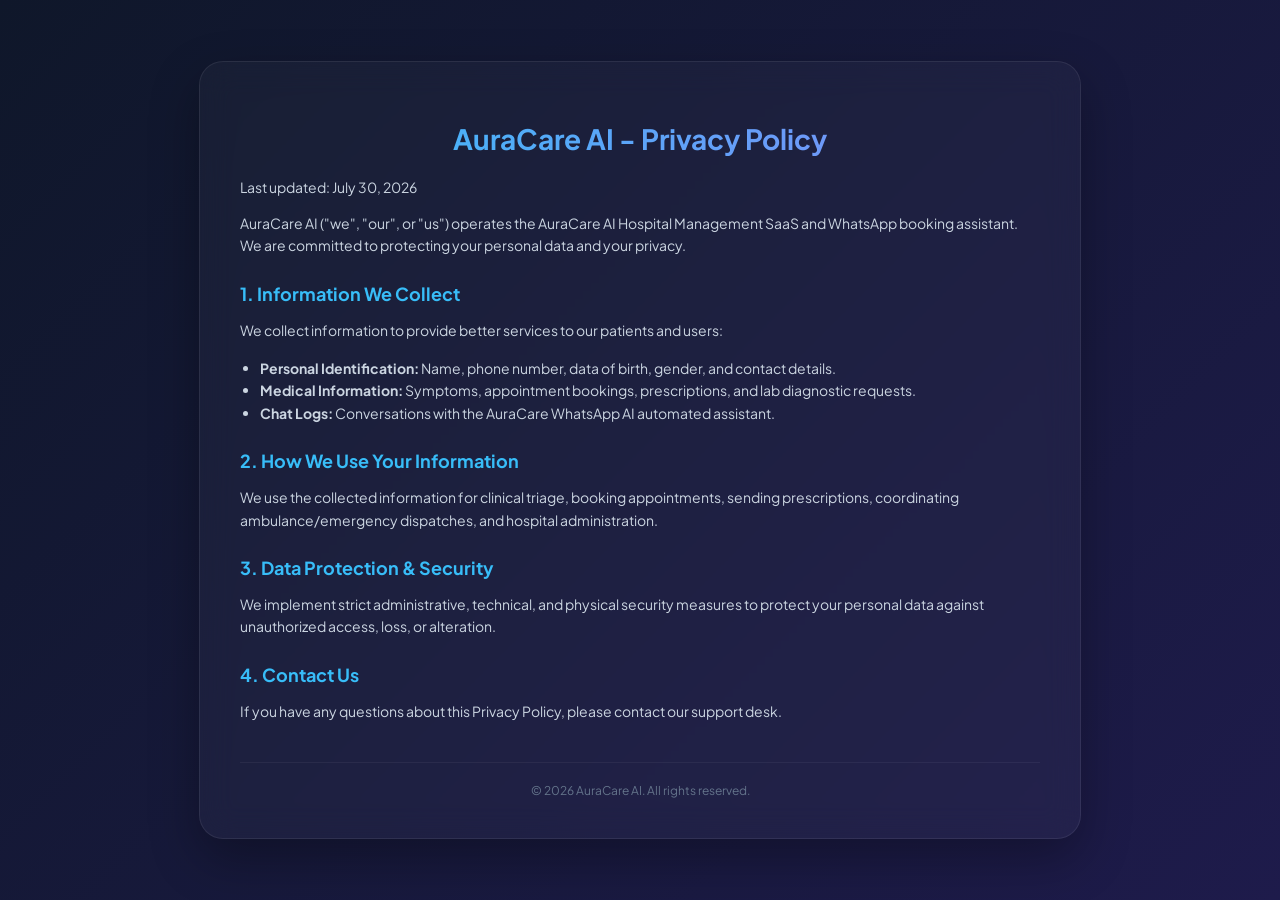
<file: static/privacy.html>
<!DOCTYPE html>
<html lang="en">
<head>
    <meta charset="UTF-8">
    <meta name="viewport" content="width=device-width, initial-scale=1.0">
    <title>Privacy Policy - AuraCare AI</title>
    <link href="https://fonts.googleapis.com/css2?family=Outfit:wght@300;400;600;700&display=swap" rel="stylesheet">
    <link rel="stylesheet" href="css/styles.css">
    <style>
        body {
            font-family: 'Outfit', sans-serif;
            background: linear-gradient(135deg, #0f172a 0%, #1e1b4b 100%);
            color: #f8fafc;
            min-height: 100vh;
            display: flex;
            align-items: center;
            justify-content: center;
            padding: 20px;
            margin: 0;
        }
        .container {
            background: rgba(255, 255, 255, 0.03);
            backdrop-filter: blur(16px);
            -webkit-backdrop-filter: blur(16px);
            border: 1px solid rgba(255, 255, 255, 0.08);
            border-radius: 24px;
            padding: 40px;
            max-width: 800px;
            width: 100%;
            box-shadow: 0 20px 50px rgba(0, 0, 0, 0.3);
        }
        h1 {
            font-size: 28px;
            font-weight: 700;
            background: linear-gradient(to right, #38bdf8, #818cf8);
            -webkit-background-clip: text;
            -webkit-text-fill-color: transparent;
            margin-bottom: 20px;
            text-align: center;
        }
        h2 {
            font-size: 18px;
            color: #38bdf8;
            margin-top: 25px;
            margin-bottom: 10px;
        }
        p, li {
            font-size: 14px;
            line-height: 1.6;
            color: #cbd5e1;
        }
        ul {
            padding-left: 20px;
        }
        .footer {
            margin-top: 40px;
            text-align: center;
            font-size: 12px;
            color: #64748b;
            border-top: 1px solid rgba(255, 255, 255, 0.05);
            padding-top: 20px;
        }
    </style>
</head>
<body>
    <div class="container">
        <h1>AuraCare AI - Privacy Policy</h1>
        <p>Last updated: July 30, 2026</p>
        
        <p>AuraCare AI ("we", "our", or "us") operates the AuraCare AI Hospital Management SaaS and WhatsApp booking assistant. We are committed to protecting your personal data and your privacy.</p>
        
        <h2>1. Information We Collect</h2>
        <p>We collect information to provide better services to our patients and users:</p>
        <ul>
            <li><strong>Personal Identification:</strong> Name, phone number, data of birth, gender, and contact details.</li>
            <li><strong>Medical Information:</strong> Symptoms, appointment bookings, prescriptions, and lab diagnostic requests.</li>
            <li><strong>Chat Logs:</strong> Conversations with the AuraCare WhatsApp AI automated assistant.</li>
        </ul>

        <h2>2. How We Use Your Information</h2>
        <p>We use the collected information for clinical triage, booking appointments, sending prescriptions, coordinating ambulance/emergency dispatches, and hospital administration.</p>

        <h2>3. Data Protection & Security</h2>
        <p>We implement strict administrative, technical, and physical security measures to protect your personal data against unauthorized access, loss, or alteration.</p>

        <h2>4. Contact Us</h2>
        <p>If you have any questions about this Privacy Policy, please contact our support desk.</p>
        
        <div class="footer">
            &copy; 2026 AuraCare AI. All rights reserved.
        </div>
    </div>
</body>
</html>
</file>
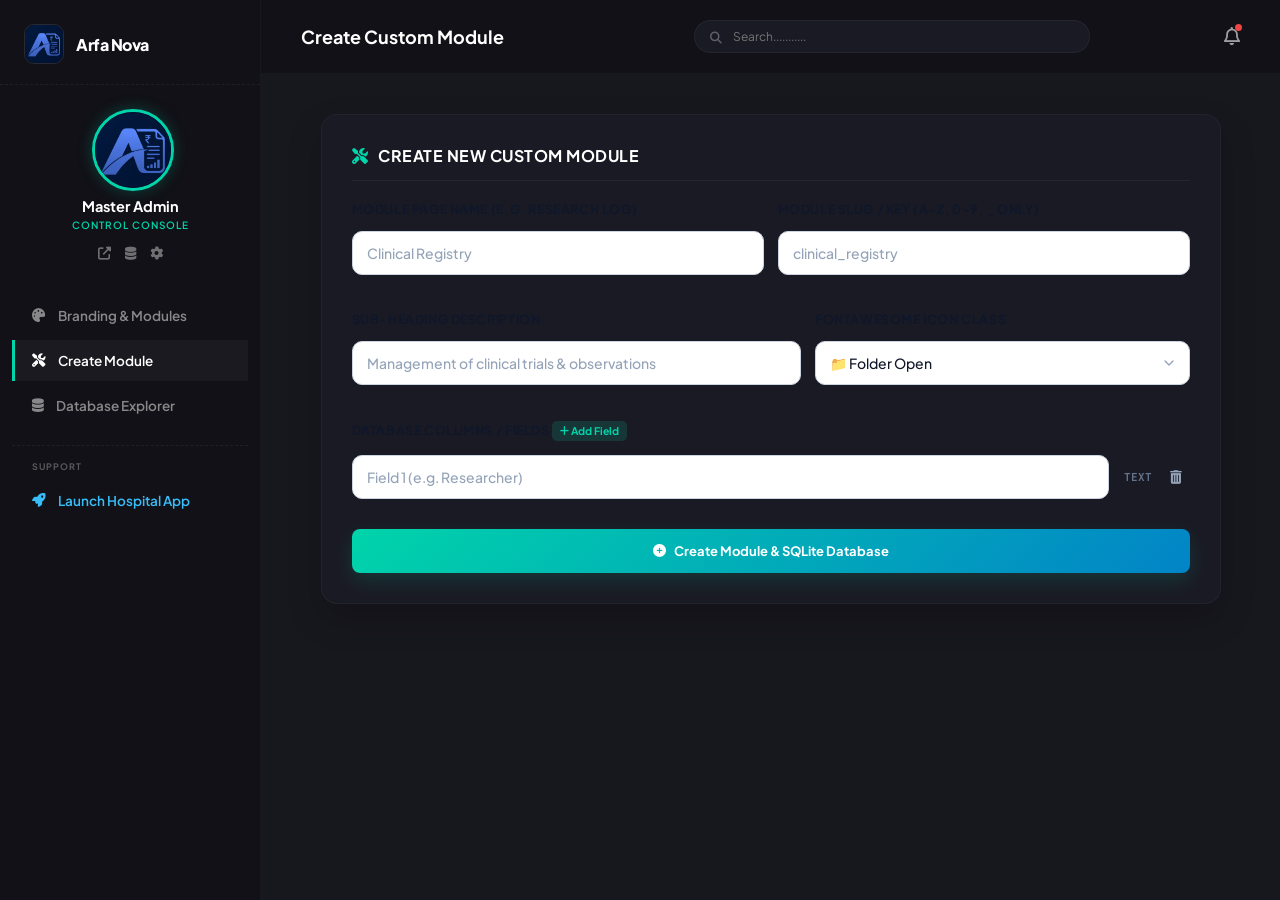
<file: static/super-admin-create.html>
<!DOCTYPE html>
<html lang="en" class="dark-theme">
<head>
  <meta charset="UTF-8">
  <meta name="viewport" content="width=device-width, initial-scale=1.0">
  <title>Create Custom Module — Admin Console</title>
  
  <!-- FontAwesome & Google Fonts -->
  <link rel="stylesheet" href="https://cdnjs.cloudflare.com/ajax/libs/font-awesome/6.4.0/css/all.min.css">
  <link rel="stylesheet" href="https://fonts.googleapis.com/css2?family=Plus+Jakarta+Sans:wght@300;400;500;600;700;800&family=JetBrains+Mono:wght@400;500&display=swap">
  <link rel="stylesheet" href="./css/styles.css?v=7777777">
  
  <style>
    body {
      background: #17171e !important;
      color: #f3f6f9 !important;
      min-height: 100vh;
      margin: 0;
      padding: 0;
    }

    /* Premium Sidebar styles matching the screenshot */
    .sidebar-admin {
      width: 260px;
      background: #111117;
      display: flex;
      flex-direction: column;
      border-right: 1px solid rgba(255, 255, 255, 0.03);
      padding: 24px 0;
      flex-shrink: 0;
    }

    .menu-item {
      display: flex;
      align-items: center;
      gap: 12px;
      padding: 12px 20px;
      color: rgba(255, 255, 255, 0.5);
      text-decoration: none;
      font-size: 13.5px;
      font-weight: 600;
      transition: all 0.2s ease;
    }

    .menu-item:hover {
      color: #ffffff;
      background: rgba(255, 255, 255, 0.02);
    }

    .menu-item.active {
      color: #ffffff;
      background: rgba(255, 255, 255, 0.04);
      border-left: 3px solid #00d4aa;
      padding-left: 17px;
    }

    .container-layout {
      max-width: 900px;
      margin: 0 auto;
    }

    .glass-card {
      background: #1a1a24;
      border: 1px solid rgba(255, 255, 255, 0.04);
      border-radius: 16px;
      padding: 30px;
      box-shadow: 0 15px 35px rgba(0, 0, 0, 0.2);
    }

    .glass-card h2 {
      font-size: 16px;
      font-weight: 700;
      margin-top: 0;
      margin-bottom: 20px;
      color: #ffffff;
      display: flex;
      align-items: center;
      gap: 10px;
      border-bottom: 1px solid rgba(255, 255, 255, 0.05);
      padding-bottom: 14px;
      text-transform: uppercase;
      letter-spacing: 0.5px;
    }

    .form-group label {
      color: #94a3b8;
      font-size: 11.5px;
      font-weight: 600;
      margin-bottom: 8px;
      display: block;
    }

    .form-control {
      background: #1e1e28 !important;
      border: 1px solid rgba(255, 255, 255, 0.06) !important;
      color: #f3f6f9 !important;
      border-radius: 8px !important;
      padding: 12px 14px !important;
      font-size: 13px !important;
      transition: all 0.3s ease !important;
      width: 100%;
      box-sizing: border-box;
    }

    .form-control:focus {
      border-color: #00d4aa !important;
      box-shadow: 0 0 15px rgba(0, 212, 170, 0.15) !important;
      background: #1e1e28 !important;
      outline: none !important;
    }

    select.form-control {
      appearance: none;
      background-image: url("data:image/svg+xml;charset=utf-8,%3Csvg xmlns='http://www.w3.org/2000/svg' viewBox='0 0 24 24' fill='none' stroke='%2394a3b8' stroke-width='2' stroke-linecap='round' stroke-linejoin='round'%3E%3Cpolyline points='6 9 12 15 18 9'/%3E%3C/svg%3E") !important;
      background-repeat: no-repeat !important;
      background-position: right 12px center !important;
      background-size: 16px !important;
      padding-right: 36px !important;
      cursor: pointer;
    }

    .btn-primary {
      background: linear-gradient(135deg, #00d4aa 0%, #0284c7 100%) !important;
      border: none !important;
      color: #ffffff !important;
      font-weight: 700 !important;
      padding: 14px 20px !important;
      border-radius: 8px !important;
      cursor: pointer !important;
      font-size: 13px !important;
      box-shadow: 0 8px 20px rgba(0, 212, 170, 0.15) !important;
      transition: all 0.3s ease !important;
      display: flex !important;
      align-items: center !important;
      justify-content: center !important;
      gap: 8px !important;
    }

    .btn-primary:hover {
      transform: translateY(-1px) !important;
      box-shadow: 0 12px 25px rgba(0, 212, 170, 0.25) !important;
    }

    .btn-action {
      background: none;
      border: none;
      color: #94a3b8;
      cursor: pointer;
      font-size: 13.5px;
      padding: 8px;
      border-radius: 6px;
      transition: all 0.2s ease;
    }

    .btn-action:hover {
      background: rgba(255, 255, 255, 0.04);
      color: #ffffff;
    }

    .btn-danger-hover:hover {
      color: #ef4444 !important;
      background: rgba(239, 68, 68, 0.08) !important;
    }

    .col-builder-item {
      display: flex;
      align-items: center;
      gap: 10px;
      margin-bottom: 10px;
    }

    .badge-custom {
      font-size: 10.5px;
      font-weight: 700;
      padding: 3px 8px;
      border-radius: 5px;
      background: rgba(255, 255, 255, 0.08);
      color: #94a3b8;
      border: none;
      cursor: pointer;
    }

    .badge-custom.active {
      background: rgba(0, 212, 170, 0.15);
      color: #00d4aa;
    }
  </style>
</head>
<body>

  <div id="app" style="display: flex; min-height: 100vh;">
    
    <!-- LEFT SIDEBAR -->
    <aside class="sidebar-admin">
      <!-- Brand Logo & Name -->
      <div style="padding: 0 24px 20px 24px; display: flex; align-items: center; gap: 12px; border-bottom: 1px dashed rgba(255,255,255,0.06);">
        <img src="logo.jpg" alt="Logo" id="sidebar-brand-logo" style="width: 38px; height: 38px; border-radius: 10px; object-fit: cover; border: 1px solid rgba(255,255,255,0.1);">
        <span id="sidebar-brand-name" style="font-size: 16px; font-weight: 800; color: #ffffff; letter-spacing: -0.5px;">Arfa Nova</span>
      </div>

      <!-- User Profile Card -->
      <div style="display: flex; flex-direction: column; align-items: center; padding: 24px; text-align: center;">
        <div style="position: relative; width: 76px; height: 76px; margin-bottom: 12px;">
          <img src="logo.jpg" id="profile-avatar" style="width: 100%; height: 100%; border-radius: 50%; object-fit: cover; border: 3px solid #00d4aa; box-shadow: 0 0 15px rgba(0, 212, 170, 0.25);">
        </div>
        <h3 style="font-size: 14.5px; font-weight: 700; color: #ffffff; margin: 0;">Master Admin</h3>
        <p style="font-size: 10px; color: #00d4aa; text-transform: uppercase; font-weight: 600; letter-spacing: 1px; margin: 4px 0 0 0;">Control Console</p>
        
        <!-- Social/Action icons shortcut -->
        <div style="display: flex; gap: 14px; margin-top: 14px; color: rgba(255,255,255,0.4); font-size: 13px;">
          <a href="./index.html" target="_blank" title="Launch Hospital App" style="color: inherit; transition: color 0.2s;"><i class="fas fa-external-link-alt"></i></a>
          <a href="./super-admin-db.html" title="Database Explorer" style="color: inherit; transition: color 0.2s;"><i class="fas fa-database"></i></a>
          <a href="./super-admin.html" title="System Settings" style="color: inherit; transition: color 0.2s;"><i class="fas fa-cog"></i></a>
        </div>
      </div>

      <!-- Navigation Menu -->
      <nav style="display: flex; flex-direction: column; gap: 4px; padding: 0 12px; flex: 1; margin-top: 10px;">
        <a href="./super-admin.html" class="menu-item" id="menu-branding">
          <i class="fas fa-palette"></i> Branding & Modules
        </a>
        <a href="./super-admin-create.html" class="menu-item active" id="menu-create">
          <i class="fas fa-tools"></i> Create Module
        </a>
        <a href="./super-admin-db.html" class="menu-item" id="menu-db">
          <i class="fas fa-database"></i> Database Explorer
        </a>
        
        <div style="border-top: 1px dashed rgba(255,255,255,0.06); margin: 15px 0; padding-top: 15px;">
          <span style="font-size: 9px; font-weight: 700; color: rgba(255,255,255,0.3); text-transform: uppercase; letter-spacing: 1px; padding-left: 20px; display: block; margin-bottom: 8px;">Support</span>
          <a href="./index.html" target="_blank" class="menu-item" style="color: #38bdf8 !important;">
            <i class="fas fa-rocket"></i> Launch Hospital App
          </a>
        </div>
      </nav>
    </aside>

    <!-- RIGHT MAIN CONTENT PANEL -->
    <main style="flex: 1; background: #17171e; display: flex; flex-direction: column; overflow-y: auto;">
      
      <!-- Top Header -->
      <header style="display: flex; justify-content: space-between; align-items: center; padding: 20px 40px; border-bottom: 1px solid rgba(255,255,255,0.03); background: #111117;">
        <div>
          <h2 id="page-display-title" style="font-size: 18px; font-weight: 700; color: #ffffff; margin: 0;">Create Custom Module</h2>
        </div>
        
        <!-- Decorative Search Pill from screenshot -->
        <div style="position: relative; width: 340px;">
          <i class="fas fa-search" style="position: absolute; left: 16px; top: 12px; color: rgba(255,255,255,0.3); font-size: 12px;"></i>
          <input type="text" placeholder="Search..........." disabled style="width: 100%; background: #1a1a24; border: 1px solid rgba(255,255,255,0.05); color: #ffffff; border-radius: 20px; padding: 8px 16px 8px 38px; font-size: 12px; font-family: inherit;">
        </div>

        <!-- Right Bell and Avatar -->
        <div style="display: flex; align-items: center; gap: 20px;">
          <div style="position: relative; cursor: pointer;">
            <i class="far fa-bell" style="font-size: 18px; color: rgba(255,255,255,0.6);"></i>
            <span style="position: absolute; top: -2px; right: -2px; width: 7px; height: 7px; background: #ef4444; border-radius: 50%;"></span>
          </div>
        </div>
      </header>

      <!-- Page Body Content -->
      <div style="padding: 40px;">
        <div class="container-layout">
          
          <div class="glass-card">
            <h2><i class="fas fa-tools" style="color:#00d4aa;"></i> Create New Custom Module</h2>
            <form id="create-module-form" onsubmit="handleCreateModule(event)">
              <div style="display: grid; grid-template-columns: 1fr 1fr; gap: 14px; margin-bottom: 16px;">
                <div class="form-group">
                  <label>Module Page Name (e.g. Research Log)</label>
                  <input type="text" id="new-module-title" class="form-control" placeholder="Clinical Registry" required>
                </div>
                <div class="form-group">
                  <label>Module Slug / Key (a-z, 0-9, _ only)</label>
                  <input type="text" id="new-module-key" class="form-control" placeholder="clinical_registry" required>
                </div>
              </div>
              <div style="display: grid; grid-template-columns: 1.2fr 1fr; gap: 14px; margin-bottom: 16px;">
                <div class="form-group">
                  <label>Sub-heading Description</label>
                  <input type="text" id="new-module-subtitle" class="form-control" placeholder="Management of clinical trials & observations" required>
                </div>
                <div class="form-group">
                  <label>FontAwesome Icon Class</label>
                  <select id="new-module-icon" class="form-control">
                    <option value="fas fa-folder-open">📁 Folder Open</option>
                    <option value="fas fa-vial">🧪 Lab Vial</option>
                    <option value="fas fa-ambulance">🚑 Ambulance</option>
                    <option value="fas fa-heartbeat">💓 Heartbeat</option>
                    <option value="fas fa-signature">✍️ E-Sign Signature</option>
                    <option value="fas fa-address-book">📖 Address Book</option>
                    <option value="fas fa-boxes">📦 Supply Boxes</option>
                    <option value="fas fa-user-md">👨‍⚕️ Doctor Avatar</option>
                    <option value="fas fa-receipt">🧾 Billing Receipt</option>
                  </select>
                </div>
              </div>

              <!-- Dynamic Columns Builder -->
              <div class="form-group" style="margin-bottom: 24px;">
                <label style="display: flex; justify-content: space-between; align-items: center; margin-bottom: 10px;">
                  <span>Database Columns / Fields</span>
                  <button type="button" class="badge-custom active" onclick="addColumnField()"><i class="fas fa-plus"></i> Add Field</button>
                </label>
                <div id="columns-builder-container">
                  <div class="col-builder-item">
                    <input type="text" class="form-control dyn-col-input" placeholder="Field 1 (e.g. Researcher)" style="flex:1;" required>
                    <span style="font-size:11px; color:#64748b; font-family:var(--font-mono); font-weight:700; margin-left: 5px;">TEXT</span>
                    <button type="button" class="btn-action btn-danger-hover" onclick="removeColumnField(this)"><i class="fas fa-trash-alt"></i></button>
                  </div>
                </div>
              </div>

              <button type="submit" class="btn-primary" style="width: 100%; font-weight: 700;">
                <i class="fas fa-plus-circle"></i> Create Module & SQLite Database
              </button>
            </form>
          </div>

        </div>
      </div>
    </main>
  </div>

  <!-- Toast Container -->
  <div id="toast-container" style="position:fixed; bottom:24px; right:24px; z-index:9999; display:flex; flex-direction:column; gap:10px;"></div>

  <script>
    // Simple toast helper
    function showToast(title, msg, type = "success") {
      const container = document.getElementById("toast-container");
      const toast = document.createElement("div");
      toast.style.background = "rgba(17, 24, 39, 0.95)";
      toast.style.borderLeft = "4px solid " + (type === "success" ? "#00d4aa" : type === "warning" ? "#f59e0b" : "#ef4444");
      toast.style.borderTop = "1px solid rgba(255,255,255,0.08)";
      toast.style.borderBottom = "1px solid rgba(255,255,255,0.08)";
      toast.style.borderRight = "1px solid rgba(255,255,255,0.08)";
      toast.style.borderRadius = "8px";
      toast.style.padding = "14px 18px";
      toast.style.color = "#ffffff";
      toast.style.boxShadow = "0 10px 25px rgba(0,0,0,0.3)";
      toast.style.fontSize = "13px";
      toast.style.width = "280px";
      toast.style.opacity = "0";
      toast.style.transform = "translateY(20px)";
      toast.style.transition = "all 0.3s ease";
      
      toast.innerHTML = `
        <div style="font-weight:700; margin-bottom:3px; display:flex; align-items:center; gap:6px;">
          <i class="fas ${type==='success'?'fa-check-circle':type==='warning'?'fa-exclamation-circle':'fa-times-circle'}" style="color:${type==='success'?'#00d4aa':type==='warning'?'#f59e0b':'#ef4444'}"></i>
          ${title}
        </div>
        <div style="color:#94a3b8; font-size:12px;">${msg}</div>
      `;
      
      container.appendChild(toast);
      setTimeout(() => {
        toast.style.opacity = "1";
        toast.style.transform = "translateY(0)";
      }, 50);
      
      setTimeout(() => {
        toast.style.opacity = "0";
        toast.style.transform = "translateY(-10px)";
        setTimeout(() => toast.remove(), 300);
      }, 3500);
    }
  </script>
  <script src="./js/super-admin.js?v=7777777"></script>
</body>
</html>
</file>
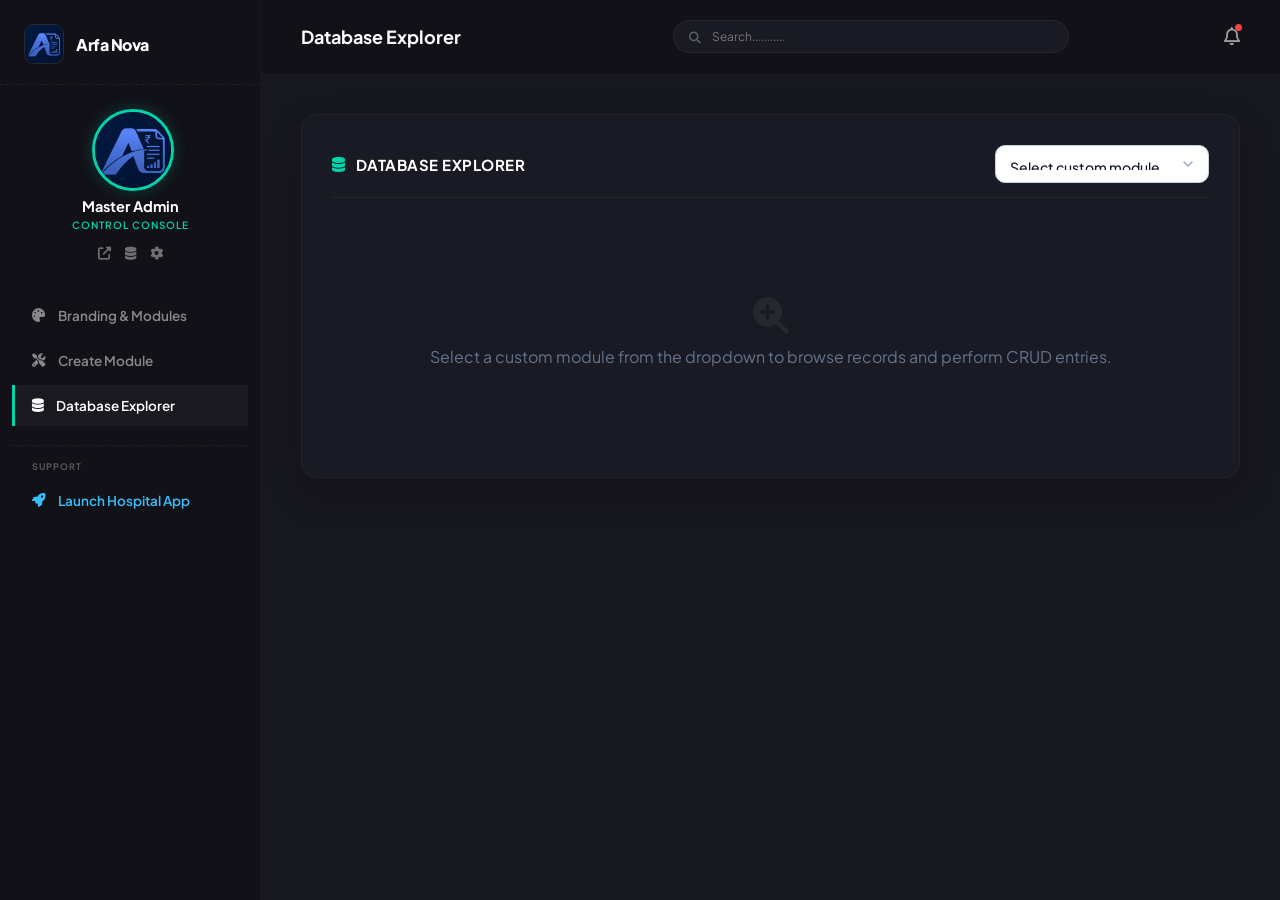
<file: static/super-admin-db.html>
<!DOCTYPE html>
<html lang="en" class="dark-theme">
<head>
  <meta charset="UTF-8">
  <meta name="viewport" content="width=device-width, initial-scale=1.0">
  <title>Database Explorer — Admin Console</title>
  
  <!-- FontAwesome & Google Fonts -->
  <link rel="stylesheet" href="https://cdnjs.cloudflare.com/ajax/libs/font-awesome/6.4.0/css/all.min.css">
  <link rel="stylesheet" href="https://fonts.googleapis.com/css2?family=Plus+Jakarta+Sans:wght@300;400;500;600;700;800&family=JetBrains+Mono:wght@400;500&display=swap">
  <link rel="stylesheet" href="./css/styles.css?v=7777777">
  
  <style>
    body {
      background: #17171e !important;
      color: #f3f6f9 !important;
      min-height: 100vh;
      margin: 0;
      padding: 0;
    }

    /* Premium Sidebar styles matching the screenshot */
    .sidebar-admin {
      width: 260px;
      background: #111117;
      display: flex;
      flex-direction: column;
      border-right: 1px solid rgba(255, 255, 255, 0.03);
      padding: 24px 0;
      flex-shrink: 0;
    }

    .menu-item {
      display: flex;
      align-items: center;
      gap: 12px;
      padding: 12px 20px;
      color: rgba(255, 255, 255, 0.5);
      text-decoration: none;
      font-size: 13.5px;
      font-weight: 600;
      transition: all 0.2s ease;
    }

    .menu-item:hover {
      color: #ffffff;
      background: rgba(255, 255, 255, 0.02);
    }

    .menu-item.active {
      color: #ffffff;
      background: rgba(255, 255, 255, 0.04);
      border-left: 3px solid #00d4aa;
      padding-left: 17px;
    }

    .container-layout {
      max-width: 1300px;
      margin: 0 auto;
    }

    .glass-card {
      background: #1a1a24;
      border: 1px solid rgba(255, 255, 255, 0.04);
      border-radius: 16px;
      padding: 30px;
      box-shadow: 0 15px 35px rgba(0, 0, 0, 0.2);
    }

    .glass-card h2 {
      font-size: 16px;
      font-weight: 700;
      margin-top: 0;
      margin-bottom: 20px;
      color: #ffffff;
      display: flex;
      align-items: center;
      gap: 10px;
      border-bottom: 1px solid rgba(255, 255, 255, 0.05);
      padding-bottom: 14px;
      text-transform: uppercase;
      letter-spacing: 0.5px;
    }

    .form-group label {
      color: #94a3b8;
      font-size: 11.5px;
      font-weight: 600;
      margin-bottom: 8px;
      display: block;
    }

    .form-control {
      background: #1e1e28 !important;
      border: 1px solid rgba(255, 255, 255, 0.06) !important;
      color: #f3f6f9 !important;
      border-radius: 8px !important;
      padding: 12px 14px !important;
      font-size: 13px !important;
      transition: all 0.3s ease !important;
      width: 100%;
      box-sizing: border-box;
    }

    .form-control:focus {
      border-color: #00d4aa !important;
      box-shadow: 0 0 15px rgba(0, 212, 170, 0.15) !important;
      background: #1e1e28 !important;
      outline: none !important;
    }

    select.form-control {
      appearance: none;
      background-image: url("data:image/svg+xml;charset=utf-8,%3Csvg xmlns='http://www.w3.org/2000/svg' viewBox='0 0 24 24' fill='none' stroke='%2394a3b8' stroke-width='2' stroke-linecap='round' stroke-linejoin='round'%3E%3Cpolyline points='6 9 12 15 18 9'/%3E%3C/svg%3E") !important;
      background-repeat: no-repeat !important;
      background-position: right 12px center !important;
      background-size: 16px !important;
      padding-right: 36px !important;
      cursor: pointer;
    }

    .btn-primary {
      background: linear-gradient(135deg, #00d4aa 0%, #0284c7 100%) !important;
      border: none !important;
      color: #ffffff !important;
      font-weight: 700 !important;
      padding: 14px 20px !important;
      border-radius: 8px !important;
      cursor: pointer !important;
      font-size: 13px !important;
      box-shadow: 0 8px 20px rgba(0, 212, 170, 0.15) !important;
      transition: all 0.3s ease !important;
      display: flex !important;
      align-items: center !important;
      justify-content: center !important;
      gap: 8px !important;
    }

    .btn-primary:hover {
      transform: translateY(-1px) !important;
      box-shadow: 0 12px 25px rgba(0, 212, 170, 0.25) !important;
    }

    .btn-action {
      background: none;
      border: none;
      color: #94a3b8;
      cursor: pointer;
      font-size: 13.5px;
      padding: 8px;
      border-radius: 6px;
      transition: all 0.2s ease;
    }

    .btn-action:hover {
      background: rgba(255, 255, 255, 0.04);
      color: #ffffff;
    }

    .btn-danger-hover:hover {
      color: #ef4444 !important;
      background: rgba(239, 68, 68, 0.08) !important;
    }

    .modal-overlay {
      position: fixed;
      inset: 0;
      background: rgba(11, 15, 25, 0.8);
      backdrop-filter: blur(8px);
      z-index: 1000;
      display: flex;
      align-items: center;
      justify-content: center;
      opacity: 0;
      pointer-events: none;
      transition: all 0.3s ease;
    }

    .modal-overlay.active {
      opacity: 1;
      pointer-events: auto;
    }

    .modal-box {
      width: 100%;
      max-width: 500px;
      background: #181824;
      border: 1px solid rgba(255, 255, 255, 0.05);
      border-radius: 20px;
      padding: 30px;
      box-shadow: 0 25px 50px -12px rgba(0, 0, 0, 0.5);
    }
  </style>
</head>
<body>

  <div id="app" style="display: flex; min-height: 100vh;">
    
    <!-- LEFT SIDEBAR -->
    <aside class="sidebar-admin">
      <!-- Brand Logo & Name -->
      <div style="padding: 0 24px 20px 24px; display: flex; align-items: center; gap: 12px; border-bottom: 1px dashed rgba(255,255,255,0.06);">
        <img src="logo.jpg" alt="Logo" id="sidebar-brand-logo" style="width: 38px; height: 38px; border-radius: 10px; object-fit: cover; border: 1px solid rgba(255,255,255,0.1);">
        <span id="sidebar-brand-name" style="font-size: 16px; font-weight: 800; color: #ffffff; letter-spacing: -0.5px;">Arfa Nova</span>
      </div>

      <!-- User Profile Card -->
      <div style="display: flex; flex-direction: column; align-items: center; padding: 24px; text-align: center;">
        <div style="position: relative; width: 76px; height: 76px; margin-bottom: 12px;">
          <img src="logo.jpg" id="profile-avatar" style="width: 100%; height: 100%; border-radius: 50%; object-fit: cover; border: 3px solid #00d4aa; box-shadow: 0 0 15px rgba(0, 212, 170, 0.25);">
        </div>
        <h3 style="font-size: 14.5px; font-weight: 700; color: #ffffff; margin: 0;">Master Admin</h3>
        <p style="font-size: 10px; color: #00d4aa; text-transform: uppercase; font-weight: 600; letter-spacing: 1px; margin: 4px 0 0 0;">Control Console</p>
        
        <!-- Social/Action icons shortcut -->
        <div style="display: flex; gap: 14px; margin-top: 14px; color: rgba(255,255,255,0.4); font-size: 13px;">
          <a href="./index.html" target="_blank" title="Launch Hospital App" style="color: inherit; transition: color 0.2s;"><i class="fas fa-external-link-alt"></i></a>
          <a href="./super-admin-db.html" title="Database Explorer" style="color: inherit; transition: color 0.2s;"><i class="fas fa-database"></i></a>
          <a href="./super-admin.html" title="System Settings" style="color: inherit; transition: color 0.2s;"><i class="fas fa-cog"></i></a>
        </div>
      </div>

      <!-- Navigation Menu -->
      <nav style="display: flex; flex-direction: column; gap: 4px; padding: 0 12px; flex: 1; margin-top: 10px;">
        <a href="./super-admin.html" class="menu-item" id="menu-branding">
          <i class="fas fa-palette"></i> Branding & Modules
        </a>
        <a href="./super-admin-create.html" class="menu-item" id="menu-create">
          <i class="fas fa-tools"></i> Create Module
        </a>
        <a href="./super-admin-db.html" class="menu-item active" id="menu-db">
          <i class="fas fa-database"></i> Database Explorer
        </a>
        
        <div style="border-top: 1px dashed rgba(255,255,255,0.06); margin: 15px 0; padding-top: 15px;">
          <span style="font-size: 9px; font-weight: 700; color: rgba(255,255,255,0.3); text-transform: uppercase; letter-spacing: 1px; padding-left: 20px; display: block; margin-bottom: 8px;">Support</span>
          <a href="./index.html" target="_blank" class="menu-item" style="color: #38bdf8 !important;">
            <i class="fas fa-rocket"></i> Launch Hospital App
          </a>
        </div>
      </nav>
    </aside>

    <!-- RIGHT MAIN CONTENT PANEL -->
    <main style="flex: 1; background: #17171e; display: flex; flex-direction: column; overflow-y: auto;">
      
      <!-- Top Header -->
      <header style="display: flex; justify-content: space-between; align-items: center; padding: 20px 40px; border-bottom: 1px solid rgba(255,255,255,0.03); background: #111117;">
        <div>
          <h2 id="page-display-title" style="font-size: 18px; font-weight: 700; color: #ffffff; margin: 0;">Database Explorer</h2>
        </div>
        
        <!-- Decorative Search Pill from screenshot -->
        <div style="position: relative; width: 340px;">
          <i class="fas fa-search" style="position: absolute; left: 16px; top: 12px; color: rgba(255,255,255,0.3); font-size: 12px;"></i>
          <input type="text" placeholder="Search..........." disabled style="width: 100%; background: #1a1a24; border: 1px solid rgba(255,255,255,0.05); color: #ffffff; border-radius: 20px; padding: 8px 16px 8px 38px; font-size: 12px; font-family: inherit;">
        </div>

        <!-- Right Bell and Avatar -->
        <div style="display: flex; align-items: center; gap: 20px;">
          <div style="position: relative; cursor: pointer;">
            <i class="far fa-bell" style="font-size: 18px; color: rgba(255,255,255,0.6);"></i>
            <span style="position: absolute; top: -2px; right: -2px; width: 7px; height: 7px; background: #ef4444; border-radius: 50%;"></span>
          </div>
        </div>
      </header>

      <!-- Page Body Content -->
      <div style="padding: 40px;">
        <div class="container-layout">
          
          <div class="glass-card">
            <div style="display:flex; justify-content:space-between; align-items:center; border-bottom:1px solid rgba(255, 255, 255, 0.05); padding-bottom:14px; margin-bottom:20px;">
              <h2 style="border:none; margin:0; padding:0; text-transform: uppercase; font-size: 15px; letter-spacing: 0.5px;"><i class="fas fa-database" style="color:#00d4aa;"></i> Database Explorer</h2>
              <select id="db-explorer-selector" onchange="loadExplorerTable(this.value)" class="form-control" style="width:auto; max-width:280px; font-size:12px; height:38px; padding: 0 10px;">
                <option value="">Select custom module...</option>
              </select>
            </div>
            
            <!-- Explorer CRUD Controls -->
            <div id="explorer-view-area">
              <div style="text-align:center; padding:80px 20px; color:#64748b;">
                <i class="fas fa-search-plus" style="font-size:36px; margin-bottom:12px; display:block; color:rgba(255,255,255,0.06);"></i>
                Select a custom module from the dropdown to browse records and perform CRUD entries.
              </div>
            </div>
          </div>

        </div>
      </div>
    </main>
  </div>

  <!-- Toast Container -->
  <div id="toast-container" style="position:fixed; bottom:24px; right:24px; z-index:9999; display:flex; flex-direction:column; gap:10px;"></div>

  <script>
    // Simple toast helper
    function showToast(title, msg, type = "success") {
      const container = document.getElementById("toast-container");
      const toast = document.createElement("div");
      toast.style.background = "rgba(17, 24, 39, 0.95)";
      toast.style.borderLeft = "4px solid " + (type === "success" ? "#00d4aa" : type === "warning" ? "#f59e0b" : "#ef4444");
      toast.style.borderTop = "1px solid rgba(255,255,255,0.08)";
      toast.style.borderBottom = "1px solid rgba(255,255,255,0.08)";
      toast.style.borderRight = "1px solid rgba(255,255,255,0.08)";
      toast.style.borderRadius = "8px";
      toast.style.padding = "14px 18px";
      toast.style.color = "#ffffff";
      toast.style.boxShadow = "0 10px 25px rgba(0,0,0,0.3)";
      toast.style.fontSize = "13px";
      toast.style.width = "280px";
      toast.style.opacity = "0";
      toast.style.transform = "translateY(20px)";
      toast.style.transition = "all 0.3s ease";
      
      toast.innerHTML = `
        <div style="font-weight:700; margin-bottom:3px; display:flex; align-items:center; gap:6px;">
          <i class="fas ${type==='success'?'fa-check-circle':type==='warning'?'fa-exclamation-circle':'fa-times-circle'}" style="color:${type==='success'?'#00d4aa':type==='warning'?'#f59e0b':'#ef4444'}"></i>
          ${title}
        </div>
        <div style="color:#94a3b8; font-size:12px;">${msg}</div>
      `;
      
      container.appendChild(toast);
      setTimeout(() => {
        toast.style.opacity = "1";
        toast.style.transform = "translateY(0)";
      }, 50);
      
      setTimeout(() => {
        toast.style.opacity = "0";
        toast.style.transform = "translateY(-10px)";
        setTimeout(() => toast.remove(), 300);
      }, 3500);
    }
  </script>
  <script src="./js/super-admin.js?v=7777777"></script>
</body>
</html>
</file>
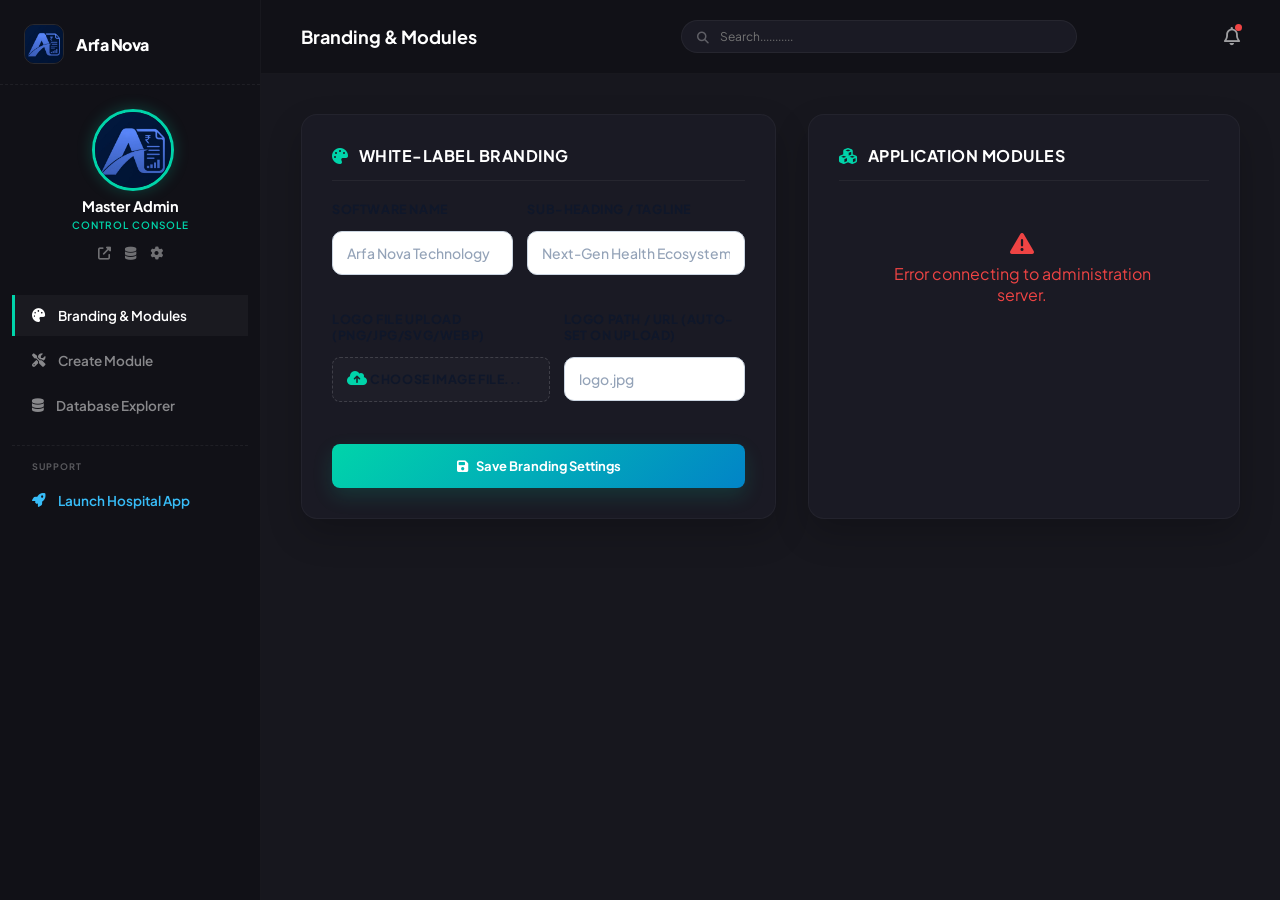
<file: static/super-admin.html>
<!DOCTYPE html>
<html lang="en" class="dark-theme">
<head>
  <meta charset="UTF-8">
  <meta name="viewport" content="width=device-width, initial-scale=1.0">
  <title>System Branding & Modules — Admin Console</title>
  
  <!-- FontAwesome & Google Fonts -->
  <link rel="stylesheet" href="https://cdnjs.cloudflare.com/ajax/libs/font-awesome/6.4.0/css/all.min.css">
  <link rel="stylesheet" href="https://fonts.googleapis.com/css2?family=Plus+Jakarta+Sans:wght@300;400;500;600;700;800&family=JetBrains+Mono:wght@400;500&display=swap">
  <link rel="stylesheet" href="./css/styles.css?v=7777777">
  
  <style>
    body {
      background: #17171e !important;
      color: #f3f6f9 !important;
      min-height: 100vh;
      margin: 0;
      padding: 0;
    }

    /* Premium Sidebar styles matching the screenshot */
    .sidebar-admin {
      width: 260px;
      background: #111117;
      display: flex;
      flex-direction: column;
      border-right: 1px solid rgba(255, 255, 255, 0.03);
      padding: 24px 0;
      flex-shrink: 0;
    }

    .menu-item {
      display: flex;
      align-items: center;
      gap: 12px;
      padding: 12px 20px;
      color: rgba(255, 255, 255, 0.5);
      text-decoration: none;
      font-size: 13.5px;
      font-weight: 600;
      transition: all 0.2s ease;
    }

    .menu-item:hover {
      color: #ffffff;
      background: rgba(255, 255, 255, 0.02);
    }

    .menu-item.active {
      color: #ffffff;
      background: rgba(255, 255, 255, 0.04);
      border-left: 3px solid #00d4aa;
      padding-left: 17px;
    }

    .container-layout {
      display: grid;
      grid-template-columns: 1fr;
      gap: 32px;
    }

    @media (min-width: 1200px) {
      .container-layout {
        grid-template-columns: 1.1fr 1fr;
      }
    }

    .glass-card {
      background: #1a1a24;
      border: 1px solid rgba(255, 255, 255, 0.04);
      border-radius: 16px;
      padding: 30px;
      box-shadow: 0 15px 35px rgba(0, 0, 0, 0.2);
    }

    .glass-card h2 {
      font-size: 16px;
      font-weight: 700;
      margin-top: 0;
      margin-bottom: 20px;
      color: #ffffff;
      display: flex;
      align-items: center;
      gap: 10px;
      border-bottom: 1px solid rgba(255, 255, 255, 0.05);
      padding-bottom: 14px;
      text-transform: uppercase;
      letter-spacing: 0.5px;
    }

    .form-group label {
      color: #94a3b8;
      font-size: 11.5px;
      font-weight: 600;
      margin-bottom: 8px;
      display: block;
    }

    .form-control {
      background: #1e1e28 !important;
      border: 1px solid rgba(255, 255, 255, 0.06) !important;
      color: #f3f6f9 !important;
      border-radius: 8px !important;
      padding: 12px 14px !important;
      font-size: 13px !important;
      transition: all 0.3s ease !important;
      width: 100%;
      box-sizing: border-box;
    }

    .form-control:focus {
      border-color: #00d4aa !important;
      box-shadow: 0 0 15px rgba(0, 212, 170, 0.15) !important;
      background: #1e1e28 !important;
      outline: none !important;
    }

    .custom-file-upload {
      border: 1px dashed rgba(255, 255, 255, 0.15) !important;
      border-radius: 8px !important;
      padding: 12px 14px !important;
      display: flex !important;
      align-items: center !important;
      justify-content: center !important;
      gap: 10px !important;
      cursor: pointer !important;
      background: #1e1e28 !important;
      transition: all 0.2s ease !important;
      color: #94a3b8 !important;
      font-size: 13px !important;
      font-weight: 600;
      box-sizing: border-box !important;
    }
    
    .custom-file-upload:hover {
      background: rgba(255, 255, 255, 0.03) !important;
      border-color: #00d4aa !important;
      color: #ffffff !important;
    }
    
    .custom-file-upload i {
      font-size: 16px !important;
      color: #00d4aa !important;
    }

    .btn-primary {
      background: linear-gradient(135deg, #00d4aa 0%, #0284c7 100%) !important;
      border: none !important;
      color: #ffffff !important;
      font-weight: 700 !important;
      padding: 14px 20px !important;
      border-radius: 8px !important;
      cursor: pointer !important;
      font-size: 13px !important;
      box-shadow: 0 8px 20px rgba(0, 212, 170, 0.15) !important;
      transition: all 0.3s ease !important;
      display: flex !important;
      align-items: center !important;
      justify-content: center !important;
      gap: 8px !important;
    }

    .btn-primary:hover {
      transform: translateY(-1px) !important;
      box-shadow: 0 12px 25px rgba(0, 212, 170, 0.25) !important;
    }

    .page-list-item {
      display: flex;
      justify-content: space-between;
      align-items: center;
      padding: 16px;
      background: rgba(255, 255, 255, 0.01);
      border: 1px solid rgba(255, 255, 255, 0.03);
      border-radius: 10px;
      margin-bottom: 12px;
      transition: all 0.2s ease;
    }

    .page-list-item:hover {
      background: rgba(255, 255, 255, 0.02);
    }

    .page-info {
      display: flex;
      align-items: center;
      gap: 14px;
    }

    .page-icon-wrapper {
      width: 36px;
      height: 36px;
      background: rgba(0, 212, 170, 0.08);
      color: #00d4aa;
      border-radius: 8px;
      display: flex;
      align-items: center;
      justify-content: center;
      font-size: 15px;
    }

    .page-title-text {
      font-size: 13.5px;
      font-weight: 700;
      color: #ffffff;
    }

    .page-subtitle-text {
      font-size: 11px;
      color: #64748b;
    }

    .btn-action {
      background: none;
      border: none;
      color: #94a3b8;
      cursor: pointer;
      font-size: 13.5px;
      padding: 8px;
      border-radius: 6px;
      transition: all 0.2s ease;
    }

    .btn-action:hover {
      background: rgba(255, 255, 255, 0.04);
      color: #ffffff;
    }

    .btn-danger-hover:hover {
      color: #ef4444 !important;
      background: rgba(239, 68, 68, 0.08) !important;
    }

    /* Switch Style */
    .switch-wrap {
      display: flex;
      align-items: center;
      gap: 12px;
    }

    .toggle-switch {
      position: relative;
      display: inline-block;
      width: 42px;
      height: 24px;
    }

    .toggle-switch input {
      opacity: 0;
      width: 0;
      height: 0;
    }

    .slider {
      position: absolute;
      cursor: pointer;
      top: 0; left: 0; right: 0; bottom: 0;
      background-color: rgba(255, 255, 255, 0.08);
      transition: .3s;
      border-radius: 24px;
    }

    .slider:before {
      position: absolute;
      content: "";
      height: 16px;
      width: 16px;
      left: 4px;
      bottom: 4px;
      background-color: #ffffff;
      transition: .3s;
      border-radius: 50%;
    }

    input:checked + .slider {
      background-color: #00d4aa;
    }

    input:checked + .slider:before {
      transform: translateX(18px);
    }

    .badge-custom {
      font-size: 10px;
      font-weight: 700;
      padding: 2px 6px;
      border-radius: 4px;
      background: rgba(255, 255, 255, 0.08);
      color: #94a3b8;
    }

    .modal-overlay {
      position: fixed;
      inset: 0;
      background: rgba(11, 15, 25, 0.8);
      backdrop-filter: blur(8px);
      z-index: 1000;
      display: flex;
      align-items: center;
      justify-content: center;
      opacity: 0;
      pointer-events: none;
      transition: all 0.3s ease;
    }

    .modal-overlay.active {
      opacity: 1;
      pointer-events: auto;
    }

    .modal-box {
      width: 100%;
      max-width: 500px;
      background: #181824;
      border: 1px solid rgba(255, 255, 255, 0.05);
      border-radius: 20px;
      padding: 30px;
      box-shadow: 0 25px 50px -12px rgba(0, 0, 0, 0.5);
    }
  </style>
</head>
<body>

  <div id="app" style="display: flex; min-height: 100vh;">
    
    <!-- LEFT SIDEBAR -->
    <aside class="sidebar-admin">
      <!-- Brand Logo & Name -->
      <div style="padding: 0 24px 20px 24px; display: flex; align-items: center; gap: 12px; border-bottom: 1px dashed rgba(255,255,255,0.06);">
        <img src="logo.jpg" alt="Logo" id="sidebar-brand-logo" style="width: 38px; height: 38px; border-radius: 10px; object-fit: cover; border: 1px solid rgba(255,255,255,0.1);">
        <span id="sidebar-brand-name" style="font-size: 16px; font-weight: 800; color: #ffffff; letter-spacing: -0.5px;">Arfa Nova</span>
      </div>

      <!-- User Profile Card -->
      <div style="display: flex; flex-direction: column; align-items: center; padding: 24px; text-align: center;">
        <div style="position: relative; width: 76px; height: 76px; margin-bottom: 12px;">
          <img src="logo.jpg" id="profile-avatar" style="width: 100%; height: 100%; border-radius: 50%; object-fit: cover; border: 3px solid #00d4aa; box-shadow: 0 0 15px rgba(0, 212, 170, 0.25);">
        </div>
        <h3 style="font-size: 14.5px; font-weight: 700; color: #ffffff; margin: 0;">Master Admin</h3>
        <p style="font-size: 10px; color: #00d4aa; text-transform: uppercase; font-weight: 600; letter-spacing: 1px; margin: 4px 0 0 0;">Control Console</p>
        
        <!-- Social/Action icons shortcut -->
        <div style="display: flex; gap: 14px; margin-top: 14px; color: rgba(255,255,255,0.4); font-size: 13px;">
          <a href="./index.html" target="_blank" title="Launch Hospital App" style="color: inherit; transition: color 0.2s;"><i class="fas fa-external-link-alt"></i></a>
          <a href="./super-admin-db.html" title="Database Explorer" style="color: inherit; transition: color 0.2s;"><i class="fas fa-database"></i></a>
          <a href="./super-admin.html" title="System Settings" style="color: inherit; transition: color 0.2s;"><i class="fas fa-cog"></i></a>
        </div>
      </div>

      <!-- Navigation Menu -->
      <nav style="display: flex; flex-direction: column; gap: 4px; padding: 0 12px; flex: 1; margin-top: 10px;">
        <a href="./super-admin.html" class="menu-item active" id="menu-branding">
          <i class="fas fa-palette"></i> Branding & Modules
        </a>
        <a href="./super-admin-create.html" class="menu-item" id="menu-create">
          <i class="fas fa-tools"></i> Create Module
        </a>
        <a href="./super-admin-db.html" class="menu-item" id="menu-db">
          <i class="fas fa-database"></i> Database Explorer
        </a>
        
        <div style="border-top: 1px dashed rgba(255,255,255,0.06); margin: 15px 0; padding-top: 15px;">
          <span style="font-size: 9px; font-weight: 700; color: rgba(255,255,255,0.3); text-transform: uppercase; letter-spacing: 1px; padding-left: 20px; display: block; margin-bottom: 8px;">Support</span>
          <a href="./index.html" target="_blank" class="menu-item" style="color: #38bdf8 !important;">
            <i class="fas fa-rocket"></i> Launch Hospital App
          </a>
        </div>
      </nav>
    </aside>

    <!-- RIGHT MAIN CONTENT PANEL -->
    <main style="flex: 1; background: #17171e; display: flex; flex-direction: column; overflow-y: auto;">
      
      <!-- Top Header -->
      <header style="display: flex; justify-content: space-between; align-items: center; padding: 20px 40px; border-bottom: 1px solid rgba(255,255,255,0.03); background: #111117;">
        <div>
          <h2 id="page-display-title" style="font-size: 18px; font-weight: 700; color: #ffffff; margin: 0;">Branding & Modules</h2>
        </div>
        
        <!-- Decorative Search Pill from screenshot -->
        <div style="position: relative; width: 340px;">
          <i class="fas fa-search" style="position: absolute; left: 16px; top: 12px; color: rgba(255,255,255,0.3); font-size: 12px;"></i>
          <input type="text" placeholder="Search..........." disabled style="width: 100%; background: #1a1a24; border: 1px solid rgba(255,255,255,0.05); color: #ffffff; border-radius: 20px; padding: 8px 16px 8px 38px; font-size: 12px; font-family: inherit;">
        </div>

        <!-- Right Bell and Avatar -->
        <div style="display: flex; align-items: center; gap: 20px;">
          <div style="position: relative; cursor: pointer;">
            <i class="far fa-bell" style="font-size: 18px; color: rgba(255,255,255,0.6);"></i>
            <span style="position: absolute; top: -2px; right: -2px; width: 7px; height: 7px; background: #ef4444; border-radius: 50%;"></span>
          </div>
        </div>
      </header>

      <!-- Page Body Content -->
      <div style="padding: 40px;" class="container-layout">
        
        <!-- Left Card: White-Label Branding -->
        <div class="glass-card">
          <h2><i class="fas fa-palette" style="color:#00d4aa;"></i> White-Label Branding</h2>
          <form id="branding-form" onsubmit="handleSaveBranding(event)">
            <div style="display: grid; grid-template-columns: 1fr 1.2fr; gap: 14px; margin-bottom: 16px;">
              <div class="form-group">
                <label>Software Name</label>
                <input type="text" id="brand-software-name" class="form-control" placeholder="Arfa Nova Technology" required>
              </div>
              <div class="form-group">
                <label>Sub-heading / Tagline</label>
                <input type="text" id="brand-software-subtitle" class="form-control" placeholder="Next-Gen Health Ecosystem" required>
              </div>
            </div>
            <div style="display: grid; grid-template-columns: 1.2fr 1fr; gap: 14px; margin-bottom: 16px;">
              <div class="form-group">
                <label>Logo File Upload (PNG/JPG/SVG/WEBP)</label>
                <label class="custom-file-upload" id="file-upload-label" style="height: 45px; display: flex; align-items: center; justify-content: center;">
                  <i class="fas fa-cloud-upload-alt"></i> <span id="file-upload-text">Choose image file...</span>
                  <input type="file" id="brand-logo-file" accept="image/*" onchange="handleLogoUpload(this)" style="display: none;">
                </label>
              </div>
              <div class="form-group">
                <label>Logo Path / URL (Auto-set on upload)</label>
                <input type="text" id="brand-logo-url" class="form-control" placeholder="logo.jpg" readonly>
              </div>
            </div>
            <button type="submit" class="btn-primary" style="width: 100%;">
              <i class="fas fa-save"></i> Save Branding Settings
            </button>
          </form>
        </div>

        <!-- Right Card: Module Manager -->
        <div class="glass-card">
          <h2><i class="fas fa-cubes" style="color:#00d4aa;"></i> Application Modules</h2>
          <div style="max-height: 520px; overflow-y: auto; padding-right: 4px;" id="modules-list">
            <div style="text-align: center; padding: 40px;">
              <i class="fas fa-spinner fa-spin" style="font-size: 28px; color: #00d4aa;"></i>
              <p style="margin-top: 12px; color: #94a3b8;">Loading operational modules...</p>
            </div>
          </div>
        </div>

      </div>
    </main>
  </div>

  <!-- Edit Module Modal -->
  <div class="modal-overlay" id="edit-module-modal">
    <div class="modal-box">
      <div style="display:flex; justify-content:space-between; align-items:center; margin-bottom:20px;">
        <h3 style="color:#ffffff; margin:0;"><i class="fas fa-edit" style="color:#00d4aa; margin-right:8px;"></i> Rename Module</h3>
        <button onclick="closeEditModal()" style="background:none; border:none; color:#94a3b8; cursor:pointer; font-size:18px;">&times;</button>
      </div>
      <form id="edit-module-form" onsubmit="handleSaveRename(event)">
        <input type="hidden" id="edit-module-key">
        <input type="hidden" id="edit-module-visibility">
        <div class="form-group" style="margin-bottom:20px;">
          <label>Module Title / Nav Label</label>
          <input type="text" id="edit-module-title" class="form-control" style="width:100%; box-sizing:border-box;" required>
        </div>
        <div style="display:flex; justify-content:flex-end; gap:12px;">
          <button type="button" class="btn btn-secondary" onclick="closeEditModal()">Cancel</button>
          <button type="submit" class="btn btn-primary"><i class="fas fa-save"></i> Save Changes</button>
        </div>
      </form>
    </div>
  </div>

  <!-- Toast Container -->
  <div id="toast-container" style="position:fixed; bottom:24px; right:24px; z-index:9999; display:flex; flex-direction:column; gap:10px;"></div>

  <script>
    // Inline simple toast helper
    function showToast(title, msg, type = "success") {
      const container = document.getElementById("toast-container");
      const toast = document.createElement("div");
      toast.style.background = "rgba(17, 24, 39, 0.95)";
      toast.style.borderLeft = "4px solid " + (type === "success" ? "#00d4aa" : type === "warning" ? "#f59e0b" : "#ef4444");
      toast.style.borderTop = "1px solid rgba(255,255,255,0.08)";
      toast.style.borderBottom = "1px solid rgba(255,255,255,0.08)";
      toast.style.borderRight = "1px solid rgba(255,255,255,0.08)";
      toast.style.borderRadius = "8px";
      toast.style.padding = "14px 18px";
      toast.style.color = "#ffffff";
      toast.style.boxShadow = "0 10px 25px rgba(0,0,0,0.3)";
      toast.style.fontSize = "13px";
      toast.style.width = "280px";
      toast.style.opacity = "0";
      toast.style.transform = "translateY(20px)";
      toast.style.transition = "all 0.3s ease";
      
      toast.innerHTML = `
        <div style="font-weight:700; margin-bottom:3px; display:flex; align-items:center; gap:6px;">
          <i class="fas ${type==='success'?'fa-check-circle':type==='warning'?'fa-exclamation-circle':'fa-times-circle'}" style="color:${type==='success'?'#00d4aa':type==='warning'?'#f59e0b':'#ef4444'}"></i>
          ${title}
        </div>
        <div style="color:#94a3b8; font-size:12px;">${msg}</div>
      `;
      
      container.appendChild(toast);
      setTimeout(() => {
        toast.style.opacity = "1";
        toast.style.transform = "translateY(0)";
      }, 50);
      
      setTimeout(() => {
        toast.style.opacity = "0";
        toast.style.transform = "translateY(-10px)";
        setTimeout(() => toast.remove(), 300);
      }, 3500);
    }
  </script>
  <script src="./js/super-admin.js?v=7777777"></script>
</body>
</html>
</file>
<file: static/css/styles.css>
/* ==========================================================================
   AuraCare Nexus — Modern Enterprise Hospital CRM UI
   Matching Reference Design: Sky Aqua Slim UI + Deep Navy Classic
   ========================================================================== */

@import url('https://fonts.googleapis.com/css2?family=Inter:wght@300;400;500;600;700;800&family=Plus+Jakarta+Sans:wght@400;500;600;700;800&family=JetBrains+Mono:wght@400;500&display=swap');

:root {
  /* Canvas & Containers */
  --bg-page:        #f4f7fa;       /* Light crisp canvas backdrop */
  --bg-app:         #f4f7fa;       /* App container background */
  --bg-sidebar:     #083852;       /* Deep Oceanic Navy */
  --bg-sidebar-hover: #0d4664;
  --bg-card:        #ffffff;       /* Pure Crisp White Cards */
  --bg-card-subtle: #f8fafc;
  --bg-input:       #f8fafc;
  --bg-header:      #ffffff;
  --bg-modal:       #ffffff;
  --bg-row-hover:   #f1f5f9;
  --bg-tag:         #eaf2f7;

  /* Sidebar Tokens */
  --sidebar-text:          #9eb9cb;
  --sidebar-text-hover:    #ffffff;
  --sidebar-active-bg:     #ffffff;
  --sidebar-active-text:   #083852;

  /* Accent & Primary */
  --accent:         #0284c7;       /* Vivid Medical Sky Aqua */
  --accent-light:   #38b6ff;
  --accent-dim:     rgba(2, 132, 199, 0.08);
  --accent-border:  rgba(2, 132, 199, 0.2);

  /* Primary Button / Highlight Aliases for JS */
  --primary-lime:       #0284c7;
  --primary-lime-hover: #0369a1;
  --primary-lime-light: rgba(2, 132, 199, 0.1);
  --neon-teal:          #0284c7;
  --neon-teal-glow:     transparent;
  --neon-teal-light:    rgba(2, 132, 199, 0.1);
  --neon-violet:        #6366f1;
  --neon-rose:          #ef4444;
  --status-red:         #ef4444;
  --neon-amber:         #f59e0b;
  --neon-blue:          #2563eb;
  --neon-green:         #10b981;
  --neon-cyan:          #0284c7;

  /* Borders */
  --border:         #e2e8f0;
  --border-light:   #f1f5f9;
  --border-focus:   #0284c7;
  --border-color:   #cbd5e1;
  --border-subtle:  #e2e8f0;
  --border-neon:    rgba(2, 132, 199, 0.2);

  /* Typography Tokens */
  --font-family:    'Plus Jakarta Sans', 'Inter', -apple-system, BlinkMacSystemFont, 'Segoe UI', Roboto, sans-serif;
  --font-mono:      'JetBrains Mono', monospace;
}

html, body {
  margin: 0 !important;
  padding: 0 !important;
  width: 100% !important;
  height: 100% !important;
  overflow-x: hidden !important;
}

body, html, button, input, select, textarea {
  font-family: var(--font-family) !important;
  -webkit-font-smoothing: antialiased;
  -moz-osx-font-smoothing: grayscale;
}

/* Nav Section */
  .nav-menu {
  display: flex;
  flex-direction: column;
  gap: 4px;
  flex: 1;
}

.nav-section-title {
  font-family: var(--font-family);
  font-size: 11px;
  font-weight: 700;
  color: #64748b;
  text-transform: uppercase;
  letter-spacing: 1px;
  padding: 14px 12px 4px 12px;
}

.nav-item {
  font-family: var(--font-family) !important;
  display: flex !important;
  align-items: center !important;
  gap: 12px !important;
  padding: 10px 16px !important;
  font-size: 14px !important;
  font-weight: 600 !important;
  color: #94a3b8 !important;
  cursor: pointer !important;
  border-radius: 12px !important;
  transition: all 0.2s ease !important;
  text-decoration: none !important;
  white-space: nowrap !important;
}

.nav-item i {
  width: 24px !important;
  height: 24px !important;
  text-align: center !important;
  font-size: 18px !important;
  display: flex !important;
  align-items: center !important;
  justify-content: center !important;
  color: #94a3b8 !important;
  opacity: 1 !important;
  flex-shrink: 0 !important;
  background: transparent !important;
  box-shadow: none !important;
  border-radius: 0 !important;
}

.nav-item i::before {
  font-size: 18px !important;
  display: inline-block !important;
  text-align: center !important;
  width: 1em !important;
  height: 1em !important;
  line-height: 1em !important;
  margin: 0 auto !important;
}

.nav-item:hover {
  color: #ffffff !important;
  background: rgba(255, 255, 255, 0.08) !important;
}

.nav-item:hover i {
  color: #38b6ff !important;
}

.nav-item.active {
  background: linear-gradient(135deg, #0c8ee6 0%, #0284c7 100%) !important;
  color: #ffffff !important;
  font-weight: 600 !important;
  box-shadow: 0 4px 14px rgba(12, 142, 230, 0.35) !important;
}

.nav-item.active i {
  color: #ffffff !important;
  background: transparent !important;
  box-shadow: none !important;
  width: 24px !important;
  height: 24px !important;
  border-radius: 0 !important;
  font-size: 18px !important;
}

.nav-item.active i::before {
  font-size: 18px !important;
}

  .nav-shortcut {
    display: none;
  }

  .nav-badge {
    margin-left: auto;
    font-size: 10px;
    font-weight: 700;
    background: #ef4444;
    color: #ffffff;
    border-radius: 10px;
    padding: 2px 7px;
    font-family: var(--font-mono);
  }

  /* Sidebar Footer */
  .sidebar-footer {
    padding-top: 16px;
    border-top: 1px solid rgba(255, 255, 255, 0.1);
    margin-top: auto;
  }

  .sidebar-live-status {
    display: flex;
    align-items: center;
    gap: 8px;
    color: #7dd3fc;
    font-size: 11px;
  }

  .live-dot {
    width: 7px;
    height: 7px;
    background: #38bdf8;
    border-radius: 50%;
    box-shadow: 0 0 8px #38bdf8;
  }

  .live-text {
    font-size: 10px;
    font-weight: 600;
    letter-spacing: 0.5px;
    font-family: var(--font-mono);
  }

.btn {
  display: inline-flex;
  align-items: center;
  justify-content: center;
  gap: 8px;
  height: 38px;
  padding: 0 16px;
  border-radius: 8px;
  font-size: 14px;
  font-weight: 500;
  cursor: pointer;
  border: 1px solid transparent;
  transition: all 0.2s cubic-bezier(0.16, 1, 0.3, 1);
  outline: none;
  user-select: none;
}
.btn-primary {
  background: #0284c7;
  color: #ffffff;
  border-color: #0284c7;
  box-shadow: 0 2px 6px rgba(2, 132, 199, 0.2);
}
.btn-primary:hover {
  background: #0369a1;
  border-color: #0369a1;
  transform: translateY(-1px);
}
.btn-secondary {
  background: #f1f5f9;
  color: #334155;
  border-color: #cbd5e1;
}
.btn-secondary:hover {
  background: #e2e8f0;
  color: #0f172a;
}
.btn-danger {
  background: #ef4444;
  color: #ffffff;
  border-color: #ef4444;
  box-shadow: 0 2px 6px rgba(239, 68, 68, 0.2);
}
.btn-danger:hover {
  background: #dc2626;
  border-color: #dc2626;
}
.btn-success {
  background: #10b981;
  color: #ffffff;
  border-color: #10b981;
  box-shadow: 0 2px 6px rgba(16, 185, 129, 0.2);
}
.btn-success:hover {
  background: #059669;
  border-color: #059669;
}
.btn-warning {
  background: #f59e0b;
  color: #ffffff;
  border-color: #f59e0b;
  box-shadow: 0 2px 6px rgba(245, 158, 11, 0.2);
}
.btn-warning:hover {
  background: #d97706;
  border-color: #d97706;
  transform: translateY(-1px);
}

/* Sticky Table Headers & Alternating Row Colors */
table.custom-table {
  width: 100%;
  border-collapse: collapse;
  font-size: 13px;
}
table.custom-table thead th {
  position: static;
  background: #f8fafc;
  color: #475569;
  font-size: 12px;
  font-weight: 600;
  text-transform: uppercase;
  letter-spacing: 0.03em;
  padding: 10px 14px;
  border-bottom: 2px solid #e2e8f0;
}
table.custom-table tbody tr {
  transition: background 0.15s ease;
}
table.custom-table tbody tr:nth-child(even) {
  background: #f8fafc;
}
table.custom-table tbody tr:nth-child(odd) {
  background: #ffffff;
}
table.custom-table tbody tr:hover {
  background: #edf5fa !important;
}
table.custom-table td {
  padding: 12px 14px;
  color: #334155;
  border-bottom: 1px solid #f1f5f9;
}

/* E-Prescriptions Container Layout (Full-Width Row-Wise Table) */
#prescriptionsContainer {
  display: block !important;
  width: 100% !important;
}

#prescriptionsContainer .card-box {
  height: 100%;
  display: flex;
  flex-direction: column;
  justify-content: space-between;
  padding: 16px;
  border: 1px solid #cbd5e1 !important;
  border-radius: 12px !important;
  background: #ffffff !important;
  box-shadow: 0 4px 12px rgba(15, 23, 42, 0.05) !important;
  transition: all 0.2s ease !important;
}

#prescriptionsContainer .card-box:hover {
  border-color: #0284c7 !important;
  transform: translateY(-2px);
  box-shadow: 0 8px 20px rgba(2, 132, 199, 0.12) !important;
}

@media (max-width: 1024px) {
  #prescriptionsContainer {
    grid-template-columns: 1fr !important;
  }
}

/* Settings Subtabs & Navigation (Left Aligned) */
.settings-subtabs-nav {
  display: flex;
  align-items: center;
  justify-content: flex-start;
  gap: 6px;
  background: #e2e8f0;
  padding: 6px;
  border-radius: 12px;
  margin-bottom: 24px;
  margin-left: 0;
  overflow-x: auto;
  border: 1px solid #cbd5e1;
  width: fit-content;
  max-width: 100%;
}
.settings-subtab-btn {
  padding: 8px 16px;
  border-radius: 8px;
  font-size: 13.5px;
  font-weight: 500;
  color: #475569;
  background: transparent;
  border: none;
  cursor: pointer;
  transition: all 0.2s ease;
  white-space: nowrap;
  display: flex;
  align-items: center;
  gap: 8px;
}
.settings-subtab-btn:hover {
  color: #0f172a;
}
.settings-subtab-btn.active {
  background: #ffffff;
  color: #0284c7;
  font-weight: 600;
  box-shadow: 0 2px 8px rgba(15, 23, 42, 0.08);
}

.settings-subpage {
  display: none;
}
.settings-subpage.active {
  display: block;
  animation: fadeIn 0.2s ease;
}

/* Toast Notification Containers Disabled per User Request */
#toast-container, .toast, .toast-content {
  display: none !important;
  visibility: hidden !important;
  opacity: 0 !important;
  pointer-events: none !important;
}

/* Profile Dropdown Menu */
.profile-dropdown-menu {
  display: none;
  position: absolute;
  top: 48px;
  right: 0;
  width: 230px;
  background: #ffffff;
  border: 1px solid #cbd5e1;
  border-radius: 12px;
  box-shadow: 0 10px 25px rgba(15, 23, 42, 0.15);
  z-index: 1000;
  overflow: hidden;
}
.profile-dropdown-menu.active {
  display: block;
  animation: fadeIn 0.15s ease;
}
.profile-menu-item {
  padding: 10px 16px;
  font-size: 13px;
  font-weight: 500;
  color: #334155;
  cursor: pointer;
  display: flex;
  align-items: center;
  gap: 10px;
  transition: background 0.15s ease;
}
.profile-menu-item:hover {
  background: #f1f5f9;
  color: #0f172a;
}

/* Theme Card Switcher Grid in Settings */
.uiux-theme-switcher {
  display: grid;
  grid-template-columns: repeat(2, 1fr);
  gap: 16px;
  margin-bottom: 20px;
}

/* Perfect Dead-Center Alignment for Icon Containers & FontAwesome Glyphs */
.uiux-theme-icon,
.settings-card-icon,
.brand-logo,
.login-brand-logo,
.kpi-card-icon,
.feature-icon,
.icon-box {
  display: flex !important;
  align-items: center !important;
  justify-content: center !important;
  text-align: center !important;
  position: relative;
}

.uiux-theme-icon i,
.settings-card-icon i,
.brand-logo i,
.login-brand-logo i,
.kpi-card-icon i,
.feature-icon i,
.icon-box i {
  display: flex !important;
  align-items: center !important;
  justify-content: center !important;
  width: 1em !important;
  height: 1em !important;
  margin: 0 auto !important;
  padding: 0 !important;
  text-align: center !important;
  line-height: 1 !important;
}

.uiux-theme-icon i::before,
.settings-card-icon i::before,
.brand-logo i::before,
.login-brand-logo i::before,
.kpi-card-icon i::before,
.feature-icon i::before,
.icon-box i::before {
  display: inline-block !important;
  text-align: center !important;
  width: 1em !important;
  height: 1em !important;
  line-height: 1em !important;
  margin: 0 auto !important;
}

.uiux-theme-icon svg,
.settings-card-icon svg,
.brand-logo svg,
.login-brand-logo svg,
.kpi-card-icon svg,
.feature-icon svg,
.icon-box svg {
  margin: 0 auto !important;
  display: block !important;
}

/* Premium Hover & Interactive Micro-Animations */
/* Flat Clean Card & Theme Switcher Controls (No Shadows) */
.uiux-theme-card {
  background: #ffffff;
  border: 2px solid #cbd5e1;
  border-radius: 16px;
  padding: 20px 24px;
  cursor: pointer;
  display: flex;
  align-items: center;
  gap: 18px;
  transition: all 0.2s ease;
  position: relative;
  min-height: 90px;
  box-shadow: none !important;
}

.uiux-theme-card:hover {
  border-color: #0284c7;
  transform: translateY(-2px);
  box-shadow: none !important;
}

.uiux-theme-card:hover .uiux-theme-icon {
  transform: scale(1.05);
  box-shadow: none !important;
}

.uiux-theme-card:hover .uiux-theme-icon i {
  transform: scale(1.05);
}

.uiux-theme-card.active {
  background: #f0f9ff;
  border-color: #0284c7;
  box-shadow: none !important;
}

.uiux-theme-icon {
  width: 52px;
  height: 52px;
  border-radius: 14px;
  display: flex;
  align-items: center;
  justify-content: center;
  font-size: 24px;
  flex-shrink: 0;
  box-shadow: none !important;
  transition: all 0.2s ease;
}

.uiux-theme-icon i {
  transition: transform 0.28s ease;
}

.uiux-theme-title {
  font-size: 15px;
  font-weight: 600;
  color: #0f172a;
}

.uiux-theme-desc {
  font-size: 12px;
  color: #64748b;
  margin-top: 2px;
}

.uiux-theme-badge {
  font-size: 11px;
  font-weight: 600;
  padding: 4px 10px;
  border-radius: 99px;
}

/* Role Switcher Pill in Top Bar */
.role-switcher-wrap {
  display: flex;
  align-items: center;
  gap: 8px;
  background: #f1f5f9;
  padding: 4px 10px;
  border-radius: 8px;
  border: 1px solid #cbd5e1;
}
.role-switcher-select {
  background: none;
  border: none;
  font-size: 13px;
  font-weight: 600;
  color: #0284c7;
  cursor: pointer;
  outline: none;
}

/* App Outer Shell Container */
#app {
  display: flex !important;
  width: 100vw !important;
  height: 100vh !important;
  margin: 0 !important;
  padding: 0 !important;
  background: var(--bg-page, #ffffff);
  overflow: hidden !important;
  box-sizing: border-box !important;
}

/* Scrollbar */
::-webkit-scrollbar { width: 5px; height: 5px; }
::-webkit-scrollbar-track { background: transparent; }
::-webkit-scrollbar-thumb { background: #cbd5e1; border-radius: 10px; }
::-webkit-scrollbar-thumb:hover { background: #94a3b8; }

/* Animations */
@keyframes fadeIn    { from { opacity: 0; transform: translateY(6px); } to { opacity: 1; transform: translateY(0); } }
@keyframes scaleIn   { from { opacity: 0; transform: scale(0.97); } to { opacity: 1; transform: scale(1); } }
@keyframes slideToast{ from{transform:translateX(110%);opacity:0;} to{transform:translateX(0);opacity:1;} }
@keyframes toastOut  { from{transform:translateX(0);opacity:1;} to{transform:translateX(110%);opacity:0;} }

/* =====================================================
   SIDEBAR (Navy Left Panel)
   ===================================================== */
.sidebar {
  width: 260px !important;
  min-width: 260px !important;
  background: linear-gradient(180deg, #091d33 0%, #0a2540 50%, #061525 100%) !important;
  display: flex !important;
  flex-direction: column !important;
  height: 100vh !important;
  max-height: 100vh !important;
  overflow-y: auto !important;
  overflow-x: hidden !important;
  -webkit-overflow-scrolling: touch !important;
  padding: 20px 14px 28px 14px !important;
  z-index: 100 !important;
  flex-shrink: 0 !important;
  border-right: 1px solid rgba(255, 255, 255, 0.08) !important;
  box-sizing: border-box !important;
}

/* Custom Smooth Glass Scrollbar */
.sidebar::-webkit-scrollbar {
  width: 5px !important;
}
.sidebar::-webkit-scrollbar-track {
  background: rgba(0, 0, 0, 0.15) !important;
}
.sidebar::-webkit-scrollbar-thumb {
  background: rgba(56, 182, 255, 0.25) !important;
  border-radius: 10px !important;
}
.sidebar::-webkit-scrollbar-thumb:hover {
  background: rgba(56, 182, 255, 0.5) !important;
}

.sidebar-overlay {
  display: none;
  position: fixed;
  inset: 0;
  background: rgba(8, 56, 82, 0.5);
  z-index: 99;
}
.sidebar-overlay.active { display: block; }

/* Brand Header */
.brand-header {
  display: flex !important;
  align-items: center !important;
  justify-content: center !important;
  padding: 8px 0 20px 0 !important;
  margin-bottom: 16px !important;
  background: transparent !important;
  border-bottom: 1px solid rgba(255, 255, 255, 0.08) !important;
  box-shadow: none !important;
}

.sidebar-logo {
  width: 72px !important;
  height: 72px !important;
  object-fit: contain !important;
  display: block !important;
  margin: 0 auto !important;
  border-radius: 16px;
}

.brand-logo i,
.brand-logo i::before {
  font-size: 22px !important;
  color: #ffffff !important;
}

.brand-title {
  font-size: 15px !important;
  font-weight: 800 !important;
  color: #ffffff !important;
  letter-spacing: -0.3px !important;
  background: linear-gradient(135deg, #ffffff 0%, #38b6ff 100%) !important;
  -webkit-background-clip: text !important;
  -webkit-text-fill-color: transparent !important;
}

.brand-text { display: flex !important; flex-direction: column !important; gap: 2px; }

.brand-version-badge {
  font-size: 10px;
  font-family: var(--font-mono);
  color: #7dd3fc;
  opacity: 0.85;
}

/* Nav Section */
.nav-menu {
  display: flex;
  flex-direction: column;
  gap: 4px;
  flex: 1;
}

.nav-section-title {
  font-size: 11px !important;
  font-weight: 800 !important;
  color: #38b6ff !important;
  text-transform: uppercase !important;
  letter-spacing: 1.2px !important;
  padding: 16px 12px 6px 12px !important;
}

.nav-item {
  display: flex !important;
  align-items: center !important;
  gap: 12px !important;
  padding: 10px 14px !important;
  height: 44px !important;
  font-size: 14px !important;
  font-weight: 600 !important;
  color: #9eb9cb !important;
  cursor: pointer !important;
  border-radius: 12px !important;
  transition: all 0.2s cubic-bezier(0.16, 1, 0.3, 1) !important;
  text-decoration: none !important;
  white-space: nowrap !important;
}

.nav-item i {
  width: 24px !important;
  height: 24px !important;
  text-align: center !important;
  font-size: 18px !important;
  display: flex !important;
  align-items: center !important;
  justify-content: center !important;
  color: #9eb9cb !important;
  opacity: 0.9 !important;
  flex-shrink: 0 !important;
}

.nav-item i::before {
  font-size: 18px !important;
  display: inline-block !important;
  text-align: center !important;
  width: 1em !important;
  height: 1em !important;
  line-height: 1em !important;
  margin: 0 auto !important;
}

.nav-item:hover {
  color: #ffffff !important;
  background: rgba(255, 255, 255, 0.08) !important;
  transform: translateX(3px) !important;
}

.nav-item:hover i {
  color: #38b6ff !important;
  opacity: 1 !important;
}

.nav-item.active {
  background: linear-gradient(135deg, #0284c7 0%, #0369a1 100%) !important;
  color: #ffffff !important;
  font-weight: 700 !important;
  box-shadow: 0 4px 14px rgba(2, 132, 199, 0.35) !important;
  transform: none !important;
}

.nav-item.active i {
  color: #ffffff !important;
  background: transparent !important;
  box-shadow: none !important;
  width: 24px !important;
  height: 24px !important;
  border-radius: 0 !important;
  font-size: 18px !important;
  opacity: 1 !important;
}

.nav-item.active i::before {
  font-size: 18px !important;
}

.nav-shortcut { display: none; }

.nav-badge {
  margin-left: auto;
  font-size: 10px;
  font-weight: 700;
  background: #ef4444;
  color: #ffffff;
  border-radius: 10px;
  padding: 2px 7px;
  font-family: var(--font-mono);
}

/* Sidebar Footer */
.sidebar-footer {
  padding-top: 16px;
  border-top: 1px solid rgba(255, 255, 255, 0.1);
  margin-top: auto;
}

.sidebar-live-status {
  display: flex;
  align-items: center;
  gap: 8px;
  color: #7dd3fc;
  font-size: 11px;
}

.live-dot {
  width: 7px;
  height: 7px;
  background: #38bdf8;
  border-radius: 50%;
  box-shadow: 0 0 8px #38bdf8;
}

.live-text {
  font-size: 10px;
  font-weight: 600;
  letter-spacing: 0.5px;
  font-family: var(--font-mono);
}

/* =====================================================
   MAIN CONTENT AREA (Ice Blue Shell)
   ===================================================== */
.main-content {
  flex: 1;
  display: flex;
  flex-direction: column;
  height: 100%;
  background: #eef5fa;
  overflow: hidden;
  min-width: 0;
}

/* =====================================================
   TOP BAR
   ===================================================== */
.top-bar {
  display: flex;
  align-items: center;
  justify-content: space-between;
  padding: 16px 28px;
  height: 68px;
  background: #eef5fa;
  gap: 16px;
  flex-shrink: 0;
}

.top-bar-left {
  display: flex;
  align-items: center;
  gap: 12px;
}

.hamburger-btn {
  background: #ffffff;
  border: 1px solid #d0e0eb;
  color: var(--text-dark);
  cursor: pointer;
  padding: 8px;
  border-radius: 8px;
  display: none;
  font-size: 15px;
}

.page-title {
  font-size: 18px;
  font-weight: 700;
  color: var(--text-dark);
  letter-spacing: -0.3px;
}

.page-subtitle {
  font-size: 12px;
  color: var(--text-muted);
}

.top-bar-right {
  display: flex;
  align-items: center;
  gap: 12px;
}

/* Pill Search Bar in Header */
.cmd-trigger {
  display: flex;
  align-items: center;
  gap: 8px;
  padding: 8px 16px;
  background: #dbe8f2;
  border: none;
  border-radius: 20px;
  cursor: pointer;
  font-size: 12px;
  color: #52718c;
  width: 220px;
  transition: all 0.15s ease;
}
.cmd-trigger:hover { background: #d0e1ed; color: var(--text-dark); }
.cmd-trigger i { font-size: 12px; }
.kbd { display: none; }

.live-clock {
  font-size: 12px;
  font-family: var(--font-mono);
  font-weight: 600;
  color: #3b5e7e;
  padding: 6px 12px;
  background: #dbe8f2;
  border-radius: 16px;
}

.icon-btn-circle {
  width: 36px;
  height: 36px;
  border-radius: 50%;
  background: #ffffff;
  border: 1px solid #d5e3ed;
  display: flex;
  align-items: center;
  justify-content: center;
  cursor: pointer;
  font-size: 14px;
  color: #3b5e7e;
  transition: all 0.15s ease;
  position: relative;
  box-shadow: 0 2px 5px rgba(0,0,0,0.03);
}
.icon-btn-circle:hover { background: #f8fafc; color: var(--text-dark); }

.notification-dot {
  position: absolute;
  top: 6px;
  right: 6px;
  width: 8px;
  height: 8px;
  background: #ef4444;
  border-radius: 50%;
  border: 2px solid #ffffff;
}

/* Profile Widget */
.user-profile-widget {
  display: flex;
  align-items: center;
  gap: 10px;
  padding: 4px 12px 4px 4px;
  border-radius: 20px;
  background: #ffffff;
  border: 1px solid #d5e3ed;
  cursor: pointer;
  box-shadow: 0 2px 5px rgba(0,0,0,0.03);
}

.user-avatar {
  width: 30px;
  height: 30px;
  border-radius: 50%;
  object-fit: cover;
}
.user-name { font-size: 12.5px; font-weight: 700; color: var(--text-dark); }
.user-role-label { font-size: 10px; color: var(--text-muted); }

/* Notification Dropdown (Hidden by default, absolute popover) */
.notification-dropdown {
  display: none;
  position: absolute;
  top: 48px;
  right: 0;
  width: 340px;
  background: #ffffff;
  border: 1px solid #d5e3ed;
  border-radius: 12px;
  box-shadow: 0 10px 30px rgba(8, 56, 82, 0.18);
  z-index: 1000;
  overflow: hidden;
}
.notification-dropdown.open,
.notification-dropdown.active {
  display: block;
  animation: fadeIn 0.15s ease;
}

.noti-header {
  padding: 12px 16px;
  background: #f8fafc;
  border-bottom: 1px solid #edf3f8;
  display: flex;
  justify-content: space-between;
  align-items: center;
}
.noti-header h3 { font-size: 13px; font-weight: 700; color: #0f2942; margin: 0; }
.noti-header span { font-size: 11px; color: #083852; cursor: pointer; font-weight: 600; }

.noti-list { max-height: 280px; overflow-y: auto; }
.noti-item {
  padding: 12px 16px;
  border-bottom: 1px solid #edf3f8;
  font-size: 12px;
  color: #334e68;
}
.noti-item:hover { background: #f8fafc; }
.noti-item .noti-time { font-size: 10.5px; color: #829ab1; margin-top: 3px; font-family: var(--font-mono); }
.noti-empty { padding: 24px; text-align: center; color: #829ab1; font-size: 12px; }

/* =====================================================
   VIEW CONTAINER (Scrollable Body)
   ===================================================== */
.view-container {
  flex: 1;
  overflow-y: auto;
  overflow-x: hidden;
  padding: 24px 28px 28px;
}

.view-section { display: none; animation: fadeIn 0.2s ease; }
.view-section.active { display: block; }

/* =====================================================
   TOP KPI CARDS (Matching Target Design Stat Blocks)
   ===================================================== *//* =====================================================
   TOP KPI CARDS (Matching Target Design Stat Blocks)
   ===================================================== */
.kpi-grid {
  display: grid !important;
  grid-template-columns: repeat(4, 1fr) !important;
  gap: 16px !important;
  margin-bottom: 20px !important;
  width: 100% !important;
  box-sizing: border-box !important;
}

.kpi-card-lodgify {
  background: #ffffff !important;
  border-radius: 18px !important;
  padding: 22px 24px !important;
  display: flex !important;
  flex-direction: column !important;
  justify-content: space-between !important;
  position: relative !important;
  min-width: 0 !important;
  box-sizing: border-box !important;
  transition: transform 0.25s ease, box-shadow 0.25s ease !important;
}

.kpi-card-lodgify:hover {
  transform: translateY(-4px) !important;
  box-shadow: 0 12px 30px rgba(15, 23, 42, 0.08) !important;
}

.kpi-card-header {
  display: flex !important;
  justify-content: space-between !important;
  align-items: center !important;
  margin-bottom: 12px !important;
}

.kpi-card-title {
  font-size: 13px !important;
  font-weight: 700 !important;
  color: var(--text-muted) !important;
  text-transform: uppercase !important;
  letter-spacing: 0.5px !important;
}

.kpi-card-value {
  font-size: 28px !important;
  font-weight: 800 !important;
  color: var(--text-dark) !important;
  letter-spacing: -0.5px !important;
  margin: 6px 0 !important;
}

/* Distinct Icon Badges & Gradients */
.kpi-card-icon,
.kpi-card-lodgify .kpi-card-icon {
  width: 46px !important;
  height: 46px !important;
  border-radius: 14px !important;
  color: #ffffff !important;
  display: flex !important;
  align-items: center !important;
  justify-content: center !important;
  font-size: 20px !important;
  flex-shrink: 0 !important;
}

.kpi-card-icon.icon-cyan,
.kpi-grid .kpi-card-icon.icon-cyan {
  background: linear-gradient(135deg, #06b6d4, #0891b2) !important;
  box-shadow: 0 6px 16px rgba(6, 182, 212, 0.35) !important;
}

.kpi-card-icon.blue,
.kpi-card-icon.icon-blue,
.kpi-grid .kpi-card-icon.blue,
.kpi-grid .kpi-card-icon.icon-blue {
  background: linear-gradient(135deg, #0284c7, #0369a1) !important;
  box-shadow: 0 6px 16px rgba(2, 132, 199, 0.35) !important;
}

.kpi-card-icon.purple,
.kpi-card-icon.icon-purple,
.kpi-grid .kpi-card-icon.purple,
.kpi-grid .kpi-card-icon.icon-purple {
  background: linear-gradient(135deg, #8b5cf6, #6d28d9) !important;
  box-shadow: 0 6px 16px rgba(139, 92, 246, 0.35) !important;
}

.kpi-card-icon.green,
.kpi-card-icon.lime,
.kpi-card-icon.icon-emerald,
.kpi-grid .kpi-card-icon.green,
.kpi-grid .kpi-card-icon.lime,
.kpi-grid .kpi-card-icon.icon-emerald {
  background: linear-gradient(135deg, #10b981, #047857) !important;
  box-shadow: 0 6px 16px rgba(16, 185, 129, 0.35) !important;
}

.kpi-card-icon.orange,
.kpi-grid .kpi-card-icon.orange {
  background: linear-gradient(135deg, #f59e0b, #d97706) !important;
  box-shadow: 0 6px 16px rgba(245, 158, 11, 0.35) !important;
}

.kpi-card-icon i,
.kpi-card-icon i::before,
.kpi-card-lodgify .kpi-card-icon i,
.kpi-card-lodgify .kpi-card-icon i::before {
  color: #ffffff !important;
  font-size: 18px !important;
  display: flex !important;
  align-items: center !important;
  justify-content: center !important;
  margin: 0 auto !important;
}

.kpi-card-value {
  font-size: 24px !important;
  font-weight: 800 !important;
  color: #0f172a !important;
  letter-spacing: -0.5px !important;
  text-align: right !important;
  margin-top: -4px;
}

/* Trend Badges */
.kpi-card-lodgify > div:last-child {
  margin-top: 14px;
  font-size: 11px;
  font-weight: 600;
  color: #10b981 !important;
}

/* =====================================================
   CARDS & PANELS
   ===================================================== */
.card-box {
  background: #ffffff;
  border-radius: 16px;
  padding: 24px;
  margin-bottom: 20px;
  box-shadow: 0 4px 20px rgba(8, 56, 82, 0.04);
  border: 1px solid #e1ebf2;
}

.lodgify-dashboard-grid {
  display: grid;
  grid-template-columns: 1.4fr 1fr;
  gap: 20px;
  margin-bottom: 20px;
}

/* Rating Card Target Style */
.rating-card-header {
  display: flex;
  align-items: center;
  gap: 16px;
  margin-bottom: 16px;
  padding-bottom: 16px;
  border-bottom: 1px solid #edf3f8;
}

.rating-big-score {
  font-size: 42px;
  font-weight: 800;
  color: #083852;
  letter-spacing: -1px;
}

.rating-score-label { font-size: 14px; font-weight: 700; color: #083852; }
.rating-subtext { font-size: 11.5px; color: #627d98; margin-top: 2px; }

.rating-bar-group { display: flex; flex-direction: column; gap: 10px; }
.rating-bar-item { display: flex; align-items: center; gap: 12px; }
.rating-bar-label { font-size: 12px; color: #627d98; width: 90px; flex-shrink: 0; font-weight: 500; }
.rating-bar-track { flex: 1; height: 6px; background: #eef5fa; border-radius: 6px; overflow: hidden; }
.rating-bar-fill  { height: 100%; background: #083852; border-radius: 6px; }
.rating-bar-num   { font-size: 12px; font-weight: 700; color: #0f2942; width: 26px; text-align: right; }

/* Task Items */
.task-item-card {
  padding: 12px 14px;
  background: #f8fafc;
  border: 1px solid #e2ebf2;
  border-radius: 10px;
  margin-bottom: 8px;
}
.task-date { font-size: 10.5px; color: #083852; font-weight: 700; margin-bottom: 2px; }
.task-title { font-size: 12.5px; color: #334e68; font-weight: 600; }

/* =====================================================
   TABLES (Clean White Table Like Attendance Card in Image)
   ===================================================== */
.custom-table {
  width: 100%;
  border-collapse: collapse;
  font-size: 13px;
}

.custom-table thead tr {
  border-bottom: 1.5px solid #edf3f8;
}

.custom-table th {
  padding: 12px 16px;
  text-align: left;
  font-size: 10.5px;
  font-weight: 700;
  color: #829ab1;
  text-transform: uppercase;
  letter-spacing: 0.5px;
  white-space: nowrap;
}

.custom-table td {
  padding: 14px 16px;
  color: #334e68;
  border-bottom: 1px solid #edf3f8;
  vertical-align: middle;
}

.custom-table tbody tr:hover td {
  background: #f8fafc;
  color: #0f2942;
}

.custom-table tbody tr:last-child td {
  border-bottom: none;
}

/* Status Pills (Like "Late" / "In time" in Reference Image) */
.badge {
  display: inline-flex;
  align-items: center;
  gap: 5px;
  padding: 4px 10px;
  border-radius: 12px;
  font-size: 11.5px;
  font-weight: 600;
  white-space: nowrap;
}

.badge-green  { background: #e6f4ea; color: #059669; }
.badge-blue   { background: #ebf2ff; color: #2563eb; }
.badge-red    { background: #fde8e8; color: #dc2626; }
.badge-orange { background: #fef3c7; color: #d97706; }
.badge-yellow { background: #fffbe6; color: #b45309; }
.badge-lime   { background: #e0f2fe; color: #0284c7; }
.badge-purple { background: #f3e8ff; color: #7c3aed; }

/* Status Dot */
.status-dot {
  display: inline-block;
  width: 6px;
  height: 6px;
  border-radius: 50%;
}
.status-dot.green { background: #10b981; }
.status-dot.red   { background: #ef4444; }

/* =====================================================
   BUTTONS
   ===================================================== */
.btn-primary {
  display: inline-flex;
  align-items: center;
  gap: 6px;
  padding: 9px 18px;
  background: #083852;
  color: #ffffff;
  font-size: 12.5px;
  font-weight: 600;
  border: none;
  border-radius: 20px;
  cursor: pointer;
  transition: all 0.15s ease;
  box-shadow: 0 4px 12px rgba(8, 56, 82, 0.2);
}
.btn-primary:hover { background: #0d4664; transform: translateY(-1px); }

.btn-secondary {
  display: inline-flex;
  align-items: center;
  gap: 6px;
  padding: 8px 16px;
  background: #f0f5f9;
  color: #334e68;
  font-size: 12.5px;
  font-weight: 600;
  border: 1px solid #d5e3ed;
  border-radius: 20px;
  cursor: pointer;
  transition: all 0.15s ease;
}
.btn-secondary:hover { background: #e2ebf2; color: #0f2942; }

/* =====================================================
   FORMS & INPUTS
   ===================================================== */
.form-group { margin-bottom: 16px; }

.form-group label {
  display: block;
  font-size: 11.5px;
  font-weight: 700;
  color: #627d98;
  margin-bottom: 6px;
  text-transform: uppercase;
  letter-spacing: 0.4px;
}

.form-control {
  width: 100%;
  padding: 10px 14px;
  background: #f8fafc;
  border: 1.5px solid #d5e3ed;
  border-radius: 10px;
  color: #0f2942;
  font-size: 13.5px;
  font-family: var(--font-family);
  transition: border-color 0.15s ease;
  outline: none;
}

.form-control:focus {
  border-color: #083852;
  background: #ffffff;
}

select.form-control {
  cursor: pointer;
  color: #0f2942 !important;
  background-color: #f8fafc;
}

.form-control option { background: #ffffff; color: #0f2942; }

/* Search bar pill inside pages */
.search-bar-pill {
  display: flex;
  align-items: center;
  gap: 8px;
  background: #f8fafc;
  border: 1.5px solid #d5e3ed;
  padding: 8px 16px;
  border-radius: 20px;
}
.search-bar-pill input {
  flex: 1;
  background: none;
  border: none;
  outline: none;
  font-size: 13px;
  color: #0f2942;
}

/* =====================================================
   MODALS & OVERLAYS
   ===================================================== */
.modal-overlay {
  position: fixed;
  inset: 0;
  background: rgba(8, 56, 82, 0.4);
  backdrop-filter: blur(4px);
  display: none;
  align-items: center;
  justify-content: center;
  z-index: 1000;
  padding: 20px;
}
.modal-overlay.active { display: flex; animation: fadeIn 0.15s ease; }

/* Full Page Modal Overlay & Layout Rules */
.modal-overlay.modal-full-page {
  padding: 0;
  background: var(--bg-page);
  backdrop-filter: none;
  align-items: stretch;
  justify-content: stretch;
}
.modal-overlay.modal-full-page.active {
  display: flex;
  flex-direction: column;
  animation: fadeIn 0.2s ease-in-out;
}
.modal-overlay.modal-full-page .modal-box {
  width: 100vw;
  height: 100vh;
  max-width: 100% !important;
  max-height: 100vh !important;
  border-radius: 0;
  margin: 0;
  padding: 0;
  box-shadow: none;
  border: none;
  background: var(--bg-page);
  display: flex;
  flex-direction: column;
  overflow: hidden;
}
.modal-overlay.modal-full-page .modal-header-bar {
  display: flex;
  justify-content: space-between;
  align-items: center;
  padding: 20px 40px;
  background: var(--bg-card);
  border-bottom: 1px solid var(--border);
  position: sticky;
  top: 0;
  z-index: 10;
}
.modal-overlay.modal-full-page .modal-header-bar h3 {
  font-size: 1.25rem;
  font-weight: 700;
  color: var(--bg-sidebar) !important;
  margin: 0;
  display: flex;
  align-items: center;
  gap: 8px;
}
.modal-overlay.modal-full-page .modal-header-bar .btn-close-full {
  background: none;
  border: none;
  color: var(--text-muted);
  cursor: pointer;
  font-size: 28px;
  line-height: 1;
  padding: 4px 12px;
  border-radius: 8px;
  transition: all 0.2s ease;
}
.modal-overlay.modal-full-page .modal-header-bar .btn-close-full:hover {
  background: var(--bg-row-hover);
  color: var(--accent);
}
.modal-overlay.modal-full-page .modal-content-container {
  flex: 1;
  padding: 40px 20px;
  display: flex;
  justify-content: center;
  align-items: flex-start;
  overflow-y: auto;
}
.modal-overlay.modal-full-page .modal-form-wrapper {
  width: 100%;
  max-width: 800px;
  background: var(--bg-card);
  border-radius: 16px;
  padding: 40px;
  border: 1px solid var(--border);
  box-shadow: 0 10px 40px rgba(8, 56, 82, 0.04);
  margin-bottom: 40px;
}

.modal-box {
  background: #ffffff;
  border-radius: 20px;
  padding: 28px;
  width: 100%;
  max-width: 580px;
  max-height: 90vh;
  overflow-y: auto;
  box-shadow: 0 20px 60px rgba(8, 56, 82, 0.15);
  animation: scaleIn 0.15s ease;
  border: 1px solid #e1ebf2;
}

/* Notifications Toast */
#toast-container {
  position: fixed;
  bottom: 24px;
  right: 24px;
  display: flex;
  flex-direction: column;
  gap: 10px;
  z-index: 9999;
}

.toast {
  display: flex;
  align-items: flex-start;
  gap: 12px;
  padding: 14px 16px;
  background: #ffffff;
  border: 1px solid #e2ebf2;
  border-radius: 12px;
  box-shadow: 0 8px 24px rgba(8, 56, 82, 0.12);
  min-width: 300px;
  max-width: 380px;
  animation: slideToast 0.25s ease;
  position: relative;
  overflow: hidden;
}
.toast.success { border-left: 4px solid #10b981; }
.toast.error   { border-left: 4px solid #ef4444; }
.toast-title { font-size: 13.5px; font-weight: 700; color: #0f2942; }
.toast-msg   { font-size: 12px; color: #627d98; margin-top: 2px; }
.toast-close { background: none; border: none; font-size: 16px; cursor: pointer; color: #829ab1; }

/* Command Palette Overlay */
#cmd-palette-overlay {
  display: none;
  position: fixed;
  inset: 0;
  background: rgba(8, 56, 82, 0.4);
  backdrop-filter: blur(4px);
  z-index: 500;
  align-items: flex-start;
  justify-content: center;
  padding-top: 12vh;
}
#cmd-palette-overlay.active { display: flex; }

.cmd-palette-box {
  background: #ffffff;
  border-radius: 16px;
  width: 540px;
  box-shadow: 0 20px 60px rgba(8, 56, 82, 0.2);
  overflow: hidden;
  border: 1px solid #e1ebf2;
}

.cmd-search-wrap {
  display: flex;
  align-items: center;
  gap: 12px;
  padding: 16px 20px;
  border-bottom: 1px solid #edf3f8;
}
.cmd-search-wrap input {
  flex: 1;
  background: none;
  border: none;
  outline: none;
  font-size: 15px;
  color: #0f2942;
}

.cmd-results { max-height: 320px; overflow-y: auto; padding: 8px; }
.cmd-result-item {
  display: flex;
  align-items: center;
  gap: 12px;
  padding: 10px 12px;
  border-radius: 8px;
  cursor: pointer;
}
.cmd-result-item:hover, .cmd-result-item.focused { background: #f0f5f9; }
.cmd-result-icon {
  width: 32px;
  height: 32px;
  background: #083852;
  color: #ffffff;
  border-radius: 50%;
  display: flex;
  align-items: center;
  justify-content: center;
}

/* Department Cards Carousel / Grid (Matching Middle Row in Target Screenshot) */
.dept-cards-grid {
  display: grid;
  grid-template-columns: repeat(4, 1fr);
  gap: 16px;
  margin-bottom: 20px;
}

.dept-card {
  background: #ffffff;
  border-radius: 14px;
  padding: 20px;
  border: 1px solid #e1ebf2;
  box-shadow: 0 4px 16px rgba(8, 56, 82, 0.04);
  transition: transform 0.15s ease;
}
.dept-card:hover { transform: translateY(-2px); }

.dept-card-icon {
  width: 42px;
  height: 42px;
  border-radius: 50%;
  border: 2px solid #083852;
  color: #083852;
  display: flex;
  align-items: center;
  justify-content: center;
  font-size: 18px;
  margin-bottom: 14px;
}

.dept-card-title {
  font-size: 14px;
  font-weight: 700;
  color: #0f2942;
  margin-bottom: 4px;
}

.dept-card-sub {
  font-size: 11.5px;
  color: #627d98;
}

/* Presets Grid Settings */
.presets-grid { display: flex; flex-direction: column; gap: 8px; margin-bottom: 20px; }
.preset-card {
  display: flex;
  align-items: center;
  gap: 12px;
  padding: 12px;
  background: #f8fafc;
  border: 1px solid #d5e3ed;
  border-radius: 10px;
  cursor: pointer;
}
.preset-dot { width: 12px; height: 12px; border-radius: 50%; }
.preset-dot.mint { background: #083852; }
.preset-dot.midnight { background: #4f46e5; }
.preset-dot.sunset { background: #ea580c; }
.preset-dot.royal { background: #2563eb; }

/* Responsive Adjustments */
@media (max-width: 992px) {
  body { padding: 0; }
  #app { max-height: 100vh; border-radius: 0; }
  .sidebar {
    position: fixed;
    top: 0; left: 0;
    transform: translateX(-100%);
    z-index: 200;
    height: 100vh !important;
    overflow-y: auto !important;
    -webkit-overflow-scrolling: touch !important;
    transition: transform 0.25s ease;
  }
  .sidebar.open { transform: translateX(0); }
  .hamburger-btn { display: flex !important; }
  .kpi-grid { grid-template-columns: repeat(2, 1fr); }
  .dept-cards-grid { grid-template-columns: repeat(2, 1fr); }
  .lodgify-dashboard-grid { grid-template-columns: 1fr; }
}

/* =====================================================
   SLICK CONTROL PANEL SETTINGS (Matching User Reference Image)
   ===================================================== */
.settings-control-panel {
  background: var(--bg-card, #ffffff);
  border-radius: 20px;
  padding: 32px;
  color: var(--text-dark, #0f2942);
  box-shadow: 0 10px 36px rgba(8, 56, 82, 0.08);
  border: 1px solid rgba(15, 41, 66, 0.08);
}

.settings-header {
  display: flex;
  justify-content: space-between;
  align-items: center;
  margin-bottom: 28px;
}
.settings-header h2 {
  font-size: 24px;
  font-weight: 800;
  color: var(--text-dark, #0f2942);
  letter-spacing: -0.5px;
}
.settings-close-btn {
  width: 32px;
  height: 32px;
  background: var(--accent, #083852);
  color: #ffffff;
  border-radius: 8px;
  display: flex;
  align-items: center;
  justify-content: center;
  font-size: 14px;
  cursor: pointer;
  border: none;
  transition: opacity 0.15s;
}
.settings-close-btn:hover { opacity: 0.9; }

.settings-grid-layout {
  display: grid;
  grid-template-columns: minmax(0, 1fr) minmax(0, 1fr);
  gap: 36px;
  width: 100%;
  max-width: 100%;
}
.settings-grid-layout > div {
  min-width: 0;
  max-width: 100%;
}

@media (max-width: 1080px) {
  .settings-grid-layout {
    grid-template-columns: 1fr;
    gap: 24px;
  }
}

.settings-section-title {
  font-size: 15px;
  font-weight: 700;
  color: var(--accent-light, #0084a5);
  margin-bottom: 18px;
}

.settings-row {
  display: flex;
  justify-content: space-between;
  align-items: center;
  margin-bottom: 18px;
  gap: 16px;
}
.settings-row-label {
  display: flex;
  align-items: center;
  gap: 10px;
  font-size: 13.5px;
  font-weight: 600;
  color: var(--text-dark, #0f2942);
}
.settings-row-label i { width: 18px; color: var(--accent-light, #0084a5); }

/* Custom Range Slider */
.settings-slider {
  -webkit-appearance: none;
  width: 170px;
  height: 8px;
  border-radius: 8px;
  background: #cbd5e1;
  outline: none;
}
.settings-slider::-webkit-slider-thumb {
  -webkit-appearance: none;
  appearance: none;
  width: 18px;
  height: 18px;
  border-radius: 50%;
  background: var(--accent, #083852);
  cursor: pointer;
  box-shadow: 0 2px 6px rgba(0,0,0,0.2);
}

/* Pill Toggle Component (High Contrast Medical Style) */
.pill-toggle-group {
  display: inline-flex !important;
  align-items: center !important;
  background: #e2e8f0 !important;
  border-radius: 99px !important;
  padding: 3px !important;
  width: fit-content !important;
  border: 1px solid #cbd5e1 !important;
}
.pill-toggle-opt {
  padding: 5px 16px !important;
  font-size: 12px !important;
  font-weight: 600 !important;
  border-radius: 99px !important;
  cursor: pointer !important;
  color: #475569 !important;
  background: transparent !important;
  transition: all 0.2s cubic-bezier(0.16, 1, 0.3, 1) !important;
  user-select: none !important;
  text-transform: uppercase !important;
}
.pill-toggle-opt:hover {
  color: #0f172a !important;
}
.pill-toggle-opt.active {
  background: #0284c7 !important;
  color: #ffffff !important;
  box-shadow: 0 2px 8px rgba(2, 132, 199, 0.35) !important;
}

/* Custom Dropdown for Language & Fonts */
.settings-dropdown {
  background: #ffffff;
  color: #0f172a;
  border: 1px solid #cbd5e1;
  padding: 8px 14px;
  border-radius: 8px;
  font-size: 13.5px;
  font-weight: 700;
  outline: none;
  cursor: pointer;
  box-shadow: 0 2px 6px rgba(0,0,0,0.04);
  transition: all 0.2s ease;
}
.settings-dropdown option { background: #ffffff; color: #0f2942; text-transform: none; }

/* Settings Actions Row (Reset & Save) */
.settings-actions-bar {
  display: flex;
  justify-content: flex-end;
  gap: 14px;
  margin-top: 28px;
  padding-top: 20px;
  border-top: 1px solid rgba(0, 0, 0, 0.08);
}
.btn-settings-reset {
  padding: 10px 28px;
  background: #f1f5f9;
  color: var(--text-dark, #0f2942);
  font-size: 12.5px;
  font-weight: 700;
  border: 1px solid #cbd5e1;
  border-radius: 20px;
  cursor: pointer;
  text-transform: uppercase;
  letter-spacing: 0.5px;
  transition: background 0.15s;
}
.btn-settings-reset:hover { background: #e2e8f0; }

.btn-settings-save {
  padding: 10px 32px;
  background: var(--accent, #083852);
  color: #ffffff;
  font-size: 12.5px;
  font-weight: 700;
  border: none;
  border-radius: 20px;
  cursor: pointer;
  text-transform: uppercase;
  letter-spacing: 0.5px;
  box-shadow: 0 4px 14px rgba(8, 56, 82, 0.25);
  transition: all 0.15s;
}
.btn-settings-save:hover { opacity: 0.95; transform: translateY(-1px); }

/* Custom Theme Color Customizers in Settings */
.color-swatches-wrap {
  display: flex;
  align-items: center;
  gap: 8px;
  flex-wrap: wrap;
}
.color-picker-input {
  width: 34px;
  height: 28px;
  border: none;
  background: transparent;
  cursor: pointer;
  padding: 0;
}
.color-picker-input::-webkit-color-swatch-wrapper {
  padding: 0;
}
.color-picker-input::-webkit-color-swatch {
  border: 1px solid #cbd5e1 !important;
  border-radius: 6px;
}
.color-swatch-btn {
  width: 22px;
  height: 22px;
  border-radius: 50%;
  border: 1px solid #cbd5e1 !important;
  cursor: pointer;
  transition: transform 0.15s, border-color 0.15s, box-shadow 0.15s;
}
.color-swatch-btn:hover {
  transform: scale(1.15);
  border-color: #ffffff;
  box-shadow: 0 0 8px rgba(255,255,255,0.4);
}

/* Settings Card Header Left-Alignment & Styles */
.settings-card-header {
  display: flex !important;
  align-items: center !important;
  gap: 16px !important;
  margin-bottom: 28px !important;
  text-align: left !important;
}

.settings-card-icon {
  width: 44px !important;
  height: 44px !important;
  border-radius: 12px !important;
  background: rgba(2, 132, 199, 0.08) !important;
  color: #0284c7 !important;
  display: flex !important;
  align-items: center !important;
  justify-content: center !important;
  font-size: 18px !important;
  flex-shrink: 0 !important;
  margin: 0 !important;
}

body.dark-theme .settings-card-icon {
  background: rgba(56, 182, 255, 0.15) !important;
  color: #38b6ff !important;
}

.settings-card-title {
  font-size: 18px !important;
  font-weight: 800 !important;
  color: #0f172a !important;
  margin: 0 !important;
  text-align: left !important;
}

.settings-card-subtitle {
  font-size: 12.5px !important;
  color: #64748b !important;
  margin-top: 4px !important;
  text-align: left !important;
}

body.dark-theme .settings-card-title {
  color: #ffffff !important;
}

body.dark-theme .settings-card-subtitle {
  color: #94a3b8 !important;
}

/* =====================================================
   PRO CLINIC MEDICAL UI/UX THEME (Matching User's 3rd Target Image)
   ===================================================== */
body.pro-clinic-theme .sidebar,
body.pro-clinic-theme #sidebarEl {
  background: #ffffff !important;
  border-right: 1px solid #e2e8f0;
  box-shadow: 4px 0 24px rgba(15, 23, 42, 0.04);
}

body.pro-clinic-theme .sidebar .brand-name,
body.pro-clinic-theme #sidebarEl .brand-name {
  color: #0f172a !important;
}

body.pro-clinic-theme .nav-item {
  color: #475569 !important;
  border-left: 4px solid transparent;
  border-radius: 10px;
  margin: 2px 12px;
}
body.pro-clinic-theme .nav-item:hover {
  background: #f1f5f9 !important;
  color: #0f172a !important;
}
body.pro-clinic-theme .nav-item.active {
  background: #ecfdf5 !important;
  color: #0b7a69 !important;
  border-left-color: #0b7a69 !important;
  font-weight: 700 !important;
}
body.pro-clinic-theme .nav-item.active i {
  color: #0b7a69 !important;
}

/* Stat Cards in Pro Clinic Theme (With Colored Square Icon Badges & 3px Accent Bottom Border) */
body.pro-clinic-theme .kpi-grid .kpi-card-lodgify:nth-child(1) {
  border-bottom: 3px solid #10b981;
}
body.pro-clinic-theme .kpi-grid .kpi-card-lodgify:nth-child(1) .kpi-card-icon {
  background: #ecfdf5;
  color: #10b981;
  border-radius: 10px;
}
body.pro-clinic-theme .kpi-grid .kpi-card-lodgify:nth-child(2) {
  border-bottom: 3px solid #f43f5e;
}
body.pro-clinic-theme .kpi-grid .kpi-card-lodgify:nth-child(2) .kpi-card-icon {
  background: #fff1f2;
  color: #f43f5e;
  border-radius: 10px;
}
body.pro-clinic-theme .kpi-grid .kpi-card-lodgify:nth-child(3) {
  border-bottom: 3px solid #f59e0b;
}
body.pro-clinic-theme .kpi-grid .kpi-card-lodgify:nth-child(3) .kpi-card-icon {
  background: #fffbeb;
  color: #f59e0b;
  border-radius: 10px;
}
body.pro-clinic-theme .kpi-grid .kpi-card-lodgify:nth-child(4) {
  border-bottom: 3px solid #3b82f6;
}
body.pro-clinic-theme .kpi-grid .kpi-card-lodgify:nth-child(4) .kpi-card-icon {
  background: #eff6ff;
  color: #3b82f6;
  border-radius: 10px;
}

/* =====================================================
   THEME 2 (SKY CARE AQUA) ICON-ONLY SLIM SIDEBAR
   ===================================================== */
body.sky-aqua-theme .sidebar,
body.sky-aqua-theme #sidebarEl {
  width: 80px !important;
  min-width: 80px !important;
  max-width: 80px !important;
  height: 100vh !important;
  background: #ffffff !important;
  border-right: 1px solid #e2e8f0 !important;
  box-shadow: 2px 0 16px rgba(15, 23, 42, 0.03) !important;
  padding: 20px 0 !important;
  display: flex !important;
  flex-direction: column !important;
  align-items: center !important;
  justify-content: flex-start !important;
  box-sizing: border-box !important;
  overflow-y: auto !important;
  overflow-x: hidden !important;
}

/* HIDE ALL TEXT LABELS, SECTION TITLES, SHORTCUTS, BADGES IN THEME 2 SIDEBAR */
body.sky-aqua-theme .sidebar .brand-text,
body.sky-aqua-theme .sidebar .brand-title,
body.sky-aqua-theme .sidebar .brand-version-badge,
body.sky-aqua-theme .sidebar .nav-section-title,
body.sky-aqua-theme .sidebar .nav-shortcut,
body.sky-aqua-theme .sidebar .nav-badge,
body.sky-aqua-theme .sidebar .nav-item span,
body.sky-aqua-theme .sidebar .sidebar-footer {
  display: none !important;
}

/* Header Container with Centered 40x40 Logo */
body.sky-aqua-theme .sidebar .brand-header {
  width: 100% !important;
  height: 64px !important;
  min-height: 64px !important;
  max-height: 64px !important;
  padding: 10px 0 !important;
  margin-bottom: 12px !important;
  border-bottom: 1px solid #f1f5f9 !important;
  display: flex !important;
  align-items: center !important;
  justify-content: center !important;
  box-sizing: border-box !important;
}

body.sky-aqua-theme .sidebar .brand-logo {
  width: 40px !important;
  height: 40px !important;
  min-width: 40px !important;
  min-height: 40px !important;
  max-width: 40px !important;
  max-height: 40px !important;
  background: rgba(56, 182, 255, 0.15) !important;
  color: #38b6ff !important;
  border-radius: 10px !important;
  margin: 0 auto !important;
  padding: 0 !important;
  display: flex !important;
  align-items: center !important;
  justify-content: center !important;
  font-size: 20px !important;
  flex-shrink: 0 !important;
  box-sizing: border-box !important;
}

body.sky-aqua-theme .sidebar .brand-logo i,
body.sky-aqua-theme .sidebar .brand-logo svg {
  margin: 0 auto !important;
  display: flex !important;
  align-items: center !important;
  justify-content: center !important;
  font-size: 28px !important;
}

/* Navigation Menu Stack */
body.sky-aqua-theme .sidebar .nav-menu {
  width: 100% !important;
  padding: 0 !important;
  margin: 0 !important;
  display: flex !important;
  flex-direction: column !important;
  align-items: center !important;
  justify-content: flex-start !important;
  gap: 12px !important;
  box-sizing: border-box !important;
}

/* Squircle Nav Item Container (Icons Only) */
body.sky-aqua-theme .nav-item {
  width: 48px !important;
  height: 48px !important;
  min-width: 48px !important;
  min-height: 48px !important;
  max-width: 48px !important;
  max-height: 48px !important;
  padding: 0 !important;
  margin: 0 auto !important;
  border-radius: 14px !important;
  display: flex !important;
  align-items: center !important;
  justify-content: center !important;
  text-align: center !important;
  background: transparent !important;
  border: none !important;
  cursor: pointer !important;
  position: relative !important;
  box-sizing: border-box !important;
  transition: all 0.2s cubic-bezier(0.16, 1, 0.3, 1) !important;
}

/* Ensure any raw label text (not wrapped in spans) is hidden for the icon-only sidebar */
body.sky-aqua-theme .nav-item {
  font-size: 0 !important;
}

/* Dead-Centered FontAwesome Icon */
body.sky-aqua-theme .nav-item i {
  width: 1em !important;
  height: 1em !important;
  font-size: 22px !important;
  line-height: 1em !important;
  margin: 0 auto !important;
  padding: 0 !important;
  color: #64748b !important;
  display: flex !important;
  align-items: center !important;
  justify-content: center !important;
  text-align: center !important;
  flex-shrink: 0 !important;
}

body.sky-aqua-theme .nav-item i::before {
  width: 1em !important;
  height: 1em !important;
  font-size: 22px !important;
  line-height: 1em !important;
  margin: 0 auto !important;
  padding: 0 !important;
  display: block !important;
  text-align: center !important;
}

/* Hover State */
body.sky-aqua-theme .nav-item:hover {
  background: #f0f9ff !important;
  transform: translateY(-2px) !important;
}
body.sky-aqua-theme .nav-item:hover i {
  color: #0c8ee6 !important;
}

/* Active State with Gradient & Elevation Shadow */
body.sky-aqua-theme .nav-item.active {
  background: linear-gradient(135deg, #38b6ff 0%, #0c8ee6 100%) !important;
  box-shadow: 0 8px 20px -2px rgba(12, 142, 230, 0.42) !important;
}
body.sky-aqua-theme .nav-item.active i {
  color: #ffffff !important;
}

/* Hide left indicator bar on Sky Aqua squircle icons to eliminate cut-off artifact */
body.sky-aqua-theme .nav-item.active::before {
  display: none !important;
  content: none !important;
}

/* Main Content Layout Reset for 80px Sidebar */
body.sky-aqua-theme .main-content {
  margin-left: 0 !important;
  background: #f3f6f9 !important;
}

/* =====================================================
   WORLD-CLASS ENTERPRISE HEALTHCARE LOGIN PAGE
   ===================================================== */
.login-screen-overlay {
  position: fixed;
  inset: 0;
  background: linear-gradient(135deg, #06192a 0%, #0a2540 50%, #0e3a5d 100%);
  z-index: 10000;
  display: flex;
  align-items: center;
  justify-content: center;
  padding: 24px;
  overflow: hidden;
  font-family: 'Inter', -apple-system, BlinkMacSystemFont, sans-serif;
}

/* Animated Glowing Blur Background Orbs */
.login-bg-orb {
  position: absolute;
  border-radius: 50%;
  filter: blur(100px);
  opacity: 0.25;
  pointer-events: none;
  animation: floatOrb 12s ease-in-out infinite alternate;
}
.orb-1 {
  width: 480px;
  height: 480px;
  background: #0284c7;
  top: -100px;
  left: -100px;
}
.orb-2 {
  width: 550px;
  height: 550px;
  background: #2563eb;
  bottom: -150px;
  right: -100px;
  animation-delay: -4s;
}
.orb-3 {
  width: 350px;
  height: 350px;
  background: #06b6d4;
  top: 40%;
  left: 45%;
  animation-delay: -8s;
}
@keyframes floatOrb {
  0% { transform: translate(0, 0) scale(1); }
  50% { transform: translate(30px, 40px) scale(1.08); }
  100% { transform: translate(-20px, 20px) scale(0.95); }
}

/* Glassmorphism Centered Container */
.login-container {
  display: flex;
  width: 100%;
  max-width: 1180px;
  min-height: 640px;
  background: rgba(255, 255, 255, 0.96);
  backdrop-filter: blur(20px);
  border-radius: 24px;
  overflow: hidden;
  box-shadow: 0 30px 80px rgba(0, 0, 0, 0.45), 0 0 0 1px rgba(255, 255, 255, 0.15);
  position: relative;
  z-index: 2;
  animation: scaleIn 0.35s cubic-bezier(0.16, 1, 0.3, 1);
}

/* Left Hero Branding Side (46% Width) */
.login-hero-side {
  width: 46%;
  background: linear-gradient(145deg, #083852 0%, #031e2c 100%);
  padding: 48px;
  color: #ffffff;
  display: flex;
  flex-direction: column;
  justify-content: space-between;
  position: relative;
  overflow: hidden;
  border-right: 1px solid rgba(255, 255, 255, 0.08);
}

.hero-watermark-cross {
  position: absolute;
  right: -40px;
  bottom: -40px;
  font-size: 260px;
  color: #ffffff;
  opacity: 0.03;
  pointer-events: none;
}

.hero-brand-header {
  display: flex;
  align-items: center;
  gap: 14px;
  margin-bottom: 24px;
}

.login-brand-logo {
  width: 50px;
  height: 50px;
  border-radius: 14px;
  background: linear-gradient(135deg, #0284c7 0%, #2563eb 100%);
  display: flex;
  align-items: center;
  justify-content: center;
  box-shadow: 0 8px 20px rgba(2, 132, 199, 0.45);
  flex-shrink: 0;
}

.login-hero-title {
  font-size: 24px;
  font-weight: 800;
  color: #ffffff;
  letter-spacing: -0.5px;
  line-height: 1.1;
}

.login-hero-subtitle {
  font-size: 12.5px;
  color: #7dd3fc;
  margin-top: 3px;
  font-weight: 500;
}

.hero-main-heading {
  font-size: 30px;
  font-weight: 800;
  color: #ffffff;
  line-height: 1.25;
  letter-spacing: -0.5px;
  margin-bottom: 12px;
}

.hero-description {
  font-size: 14px;
  color: #94a3b8;
  line-height: 1.6;
  margin-bottom: 28px;
}

/* 6 Feature Glass Cards Grid */
.login-hero-features-grid {
  display: grid;
  grid-template-columns: repeat(2, 1fr);
  gap: 12px;
  margin-bottom: 24px;
}

.login-feature-card {
  background: rgba(255, 255, 255, 0.05);
  border: 1px solid rgba(255, 255, 255, 0.1);
  border-radius: 14px;
  padding: 12px 14px;
  display: flex;
  align-items: center;
  gap: 12px;
  transition: all 0.25s cubic-bezier(0.16, 1, 0.3, 1);
  cursor: default;
}

.login-feature-card:hover {
  background: rgba(255, 255, 255, 0.12);
  border-color: rgba(56, 182, 255, 0.4);
  transform: translateY(-2px);
  box-shadow: 0 8px 20px rgba(0, 0, 0, 0.2);
}

.feature-icon {
  width: 36px;
  height: 36px;
  border-radius: 10px;
  background: rgba(56, 182, 255, 0.15);
  color: #38b6ff;
  display: flex;
  align-items: center;
  justify-content: center;
  font-size: 15px;
  flex-shrink: 0;
}

.feature-content strong {
  display: block;
  font-size: 12.5px;
  font-weight: 600;
  color: #ffffff;
  line-height: 1.2;
}

.feature-content span {
  font-size: 10.5px;
  color: #94a3b8;
  display: block;
  margin-top: 2px;
}

.login-hero-footer {
  display: flex;
  justify-content: space-between;
  align-items: center;
  font-size: 11.5px;
  color: #64748b;
  padding-top: 20px;
  border-top: 1px solid rgba(255, 255, 255, 0.08);
}

/* Right Form Side (54% Width) */
.login-form-side {
  width: 54%;
  padding: 48px 52px;
  background: #ffffff;
  display: flex;
  flex-direction: column;
  justify-content: center;
}

.login-form-header h2 {
  font-size: 28px;
  font-weight: 800;
  color: #0f172a;
  letter-spacing: -0.5px;
}

.login-form-header p {
  font-size: 14px;
  color: #64748b;
  margin-top: 4px;
  margin-bottom: 24px;
}

/* Segmented Control Role Selector */
.login-segmented-control {
  display: flex;
  background: rgba(2, 132, 199, 0.06);
  padding: 4px;
  border-radius: 12px;
  gap: 4px;
  margin-bottom: 24px;
  border: 1.5px solid rgba(2, 132, 199, 0.15);
}

.segmented-btn {
  flex: 1;
  padding: 10px 14px;
  border-radius: 10px;
  border: none;
  background: transparent;
  color: var(--text-muted);
  font-size: 13.5px;
  font-weight: 700;
  cursor: pointer;
  display: flex;
  align-items: center;
  justify-content: center;
  gap: 8px;
  transition: all 0.25s ease;
}

.segmented-btn:hover {
  color: var(--text-dark);
}

.segmented-btn.active {
  background: linear-gradient(135deg, #0284c7, #0369a1) !important;
  color: #ffffff !important;
  box-shadow: 0 4px 14px rgba(2, 132, 199, 0.35) !important;
}

.segmented-btn.active i {
  color: #ffffff !important;
}

/* Inputs & Form Controls */
.form-label {
  font-size: 12px;
  font-weight: 700;
  color: var(--text-muted);
  text-transform: uppercase;
  letter-spacing: 0.6px;
  margin-bottom: 6px;
  display: block;
}

.input-icon-wrap {
  position: relative;
  display: flex;
  align-items: center;
}

.input-leading-icon {
  position: absolute;
  left: 16px;
  color: #94a3b8;
  font-size: 16px;
  pointer-events: none;
  transition: color 0.2s ease;
}

.form-control-lg {
  width: 100%;
  height: 50px;
  padding: 0 44px 0 44px !important;
  border-radius: 12px !important;
  border: 1.5px solid #cbd5e1 !important;
  background: #ffffff !important;
  font-size: 14.5px !important;
  color: #0f172a !important;
  outline: none;
  transition: all 0.2s ease !important;
}

body.dark-theme .form-control-lg {
  background: #0d1629 !important;
  color: #ffffff !important;
  border: 1.5px solid #243456 !important;
}

.form-control-lg:focus {
  background: #ffffff !important;
  border-color: #0284c7 !important;
  box-shadow: 0 0 0 4px rgba(2, 132, 199, 0.18) !important;
}

.form-control-lg:focus + .input-leading-icon,
.input-icon-wrap:focus-within .input-leading-icon {
  color: #0284c7 !important;
}

.password-toggle-btn {
  position: absolute;
  right: 14px;
  background: transparent;
  border: none;
  color: #94a3b8;
  font-size: 15px;
  cursor: pointer;

.password-toggle-btn:hover {
  color: #0284c7;
}

.caps-lock-warning {
  font-size: 11.5px;
  color: #d97706;
  font-weight: 600;
  margin-top: 6px;
  display: flex;
  align-items: center;
  gap: 4px;
}

.forgot-link {
  font-size: 12.5px;
  color: #0284c7;
  text-decoration: none;
  font-weight: 600;
  transition: color 0.2s ease;
}
.forgot-link:hover { color: #0369a1; text-decoration: underline; }

/* Custom Checkbox */
.checkbox-container {
  display: flex;
  align-items: center;
  position: relative;
  padding-left: 26px;
  cursor: pointer;
  font-size: 13px;
  color: #475569;
  user-select: none;
}
.checkbox-container input {
  position: absolute;
  opacity: 0;
  cursor: pointer;
  height: 0;
  width: 0;
}
.checkmark {
  position: absolute;
  top: 0;
  left: 0;
  height: 18px;
  width: 18px;
  background-color: #f1f5f9;
  border: 1.5px solid #cbd5e1;
  border-radius: 5px;
  transition: all 0.2s ease;
}
.checkbox-container:hover input ~ .checkmark { background-color: #e2e8f0; }
.checkbox-container input:checked ~ .checkmark {
  background-color: #0284c7;
  border-color: #0284c7;
}
.checkmark:after {
  content: "";
  position: absolute;
  display: none;
}
.checkbox-container input:checked ~ .checkmark:after { display: block; }
.checkbox-container .checkmark:after {
  left: 5px;
  top: 2px;
  width: 4px;
  height: 9px;
  border: solid white;
  border-width: 0 2px 2px 0;
  transform: rotate(45deg);
}

/* Submit Button with Gradient & Ripple */
.btn-login-submit {
  width: 100%;
  height: 50px;
  background: linear-gradient(135deg, #0284c7 0%, #2563eb 100%);
  color: #ffffff;
  border: none;
  border-radius: 12px;
  font-size: 15px;
  font-weight: 600;
  cursor: pointer;
  box-shadow: 0 4px 14px rgba(2, 132, 199, 0.35);
  transition: all 0.25s ease;
  display: flex;
  align-items: center;
  justify-content: center;
  gap: 8px;
}

.btn-login-submit:hover {
  transform: translateY(-2px);
  box-shadow: 0 8px 22px rgba(2, 132, 199, 0.45);
  background: linear-gradient(135deg, #0369a1 0%, #1d4ed8 100%);
}

.btn-login-submit:active {
  transform: translateY(0);
}

.login-footer-hint {
  text-align: center;
  font-size: 12px;
  color: #64748b;
  margin-top: 24px;
  display: flex;
  align-items: center;
  justify-content: center;
  gap: 6px;
}

/* Responsive Rules */
@media (max-width: 992px) {
  .login-container {
    flex-direction: column;
    max-width: 520px;
    min-height: auto;
  }
  .login-hero-side {
    width: 100%;
    padding: 32px 28px;
  }
  .login-form-side {
    width: 100%;
    padding: 36px 28px;
  }
  .login-hero-features-grid {
    grid-template-columns: repeat(2, 1fr);
  }
}

@media (max-width: 576px) {
  .login-screen-overlay { padding: 12px; }
  .login-hero-features-grid { grid-template-columns: 1fr; }
  .login-segmented-control { overflow-x: auto; }
}

/* 3-Column Layout & Right Panel in Sky Aqua Theme */
.dashboard-outer-grid {
  display: grid;
  grid-template-columns: 1fr;
  gap: 24px;
}
body.sky-aqua-theme .dashboard-outer-grid {
  grid-template-columns: 1fr 340px;
}

#skyCareRightPanel {
  display: none;
  flex-direction: column;
  gap: 20px;
}
body.sky-aqua-theme #skyCareRightPanel {
  display: flex !important;
}

/* Stat Cards in Sky Aqua Theme */
body.sky-aqua-theme .kpi-grid .kpi-card-lodgify {
  border-bottom: 3px solid #38b6ff;
  border-radius: 20px;
  background: #ffffff;
  box-shadow: 0 4px 18px rgba(0, 0, 0, 0.025);
}
body.sky-aqua-theme .kpi-grid .kpi-card-lodgify .kpi-card-icon {
  background: #eef8ff;
  color: #0c8ee6;
  border-radius: 12px;
}

/* Professional E-Prescriptions Cards Enhancement */
.rx-card-item {
  transition: transform 0.25s cubic-bezier(0.16, 1, 0.3, 1), box-shadow 0.25s cubic-bezier(0.16, 1, 0.3, 1) !important;
}

.rx-card-item:hover {
  transform: translateY(-3px) !important;
  box-shadow: 0 12px 28px -4px rgba(15, 23, 42, 0.08), 0 8px 12px -6px rgba(15, 23, 42, 0.04) !important;
}

.rx-card-item .btn:hover {
  filter: brightness(0.95);
  transform: scale(1.02);
}

/* ==========================================================================
   Dark Theme System Overrides (Midnight Dark Mode)
   ========================================================================== */
html.dark-theme, body.dark-theme {
  --bg-page:        #0f172a !important;       /* slate-900 */
  --bg-app:         #0f172a !important;
  --bg-sidebar:     #0f172a !important;       /* slate-900 */
  --bg-sidebar-hover: #1e293b !important;
  --bg-card:        #1e293b !important;       /* slate-800 */
  --bg-card-subtle: #0f172a !important;
  --bg-input:       #0f172a !important;
  --bg-header:      #1e293b !important;
  --bg-modal:       #1e293b !important;
  --bg-row-hover:   #334155 !important;
  --bg-tag:         #334155 !important;
  --border:         #334155 !important;       /* slate-700 */
  --border-light:   #1e293b !important;
  --border-color:   #475569 !important;
  --border-subtle:  #334155 !important;
  --text-dark:      #f8fafc !important;       /* slate-50 */
  --text-muted:     #94a3b8 !important;       /* slate-400 */
  --accent:         #38b6ff !important;
  --primary-lime:   #38b6ff !important;
}

/* Specific elements overrides for Dark Mode */
body.dark-theme,
body.dark-theme select,
body.dark-theme input,
body.dark-theme textarea {
  color: #f8fafc !important;
}

body.dark-theme .card-box,
body.dark-theme .kpi-card-lodgify,
body.dark-theme .widget-card,
body.dark-theme .modal-box,
body.dark-theme .settings-card,
body.dark-theme .segmented-control {
  background-color: #1e293b !important;
  border-color: #334155 !important;
  color: #f8fafc !important;
}

body.dark-theme .form-control {
  background-color: #0f172a !important;
  border-color: #334155 !important;
  color: #f8fafc !important;
}

body.dark-theme .form-control option {
  background-color: #1e293b !important;
  color: #f8fafc !important;
}

body.dark-theme .table th,
body.dark-theme table th,
body.dark-theme .table td,
body.dark-theme table td {
  border-color: #334155 !important;
  color: #e2e8f0 !important;
}

body.dark-theme table thead tr {
  background-color: #0f172a !important;
}

body.dark-theme label,
body.dark-theme .form-label,
body.dark-theme .settings-card-title,
body.dark-theme h1,
body.dark-theme h2,
body.dark-theme h3,
body.dark-theme h4 {
  color: #f8fafc !important;
}

body.dark-theme .settings-card-subtitle,
body.dark-theme .text-muted,
body.dark-theme .uiux-theme-desc {
  color: #94a3b8 !important;
}

body.dark-theme .sidebar {
  background-color: #0f172a !important;
  border-right: 1px solid #1e293b !important;
}

body.dark-theme .sidebar .nav-item {
  color: #94a3b8 !important;
}

body.dark-theme .sidebar .nav-item:hover {
  background: rgba(255,255,255,0.05) !important;
  color: #ffffff !important;
}

body.dark-theme .sidebar .nav-item.active {
  background-color: #38b6ff !important;
  color: #0f172a !important;
}

body.dark-theme .sidebar .nav-item.active i {
  color: #0f172a !important;
}

body.dark-theme .main-header {
  background-color: #1e293b !important;
  border-bottom: 1px solid #334155 !important;
}

body.dark-theme .main-content {
  background-color: #0f172a !important;
}

body.dark-theme .badge {
  background-color: #334155 !important;
  color: #e2e8f0 !important;
}

}

/* Responsive Rules */
@media (max-width: 992px) {
  .login-container {
    flex-direction: column;
    max-width: 520px;
    min-height: auto;
  }
  .login-hero-side {
    width: 100%;
    padding: 32px 28px;
  }
  .login-form-side {
    width: 100%;
    padding: 36px 28px;
  }
  .login-hero-features-grid {
    grid-template-columns: repeat(2, 1fr);
  }
}

@media (max-width: 576px) {
  .login-screen-overlay { padding: 12px; }
  .login-hero-features-grid { grid-template-columns: 1fr; }
  .login-segmented-control { overflow-x: auto; }
}

/* 3-Column Layout & Right Panel in Sky Aqua Theme */
.dashboard-outer-grid {
  display: grid;
  grid-template-columns: 1fr;
  gap: 24px;
}
body.sky-aqua-theme .dashboard-outer-grid {
  grid-template-columns: 1fr 340px;
}

#skyCareRightPanel {
  display: none;
  flex-direction: column;
  gap: 20px;
}
body.sky-aqua-theme #skyCareRightPanel {
  display: flex !important;
}

/* Stat Cards in Sky Aqua Theme */
body.sky-aqua-theme .kpi-grid .kpi-card-lodgify {
  border-bottom: 3px solid #38b6ff;
  border-radius: 20px;
  background: #ffffff;
  box-shadow: 0 4px 18px rgba(0, 0, 0, 0.025);
}
body.sky-aqua-theme .kpi-grid .kpi-card-lodgify .kpi-card-icon {
  background: #eef8ff;
  color: #0c8ee6;
  border-radius: 12px;
}

/* Professional E-Prescriptions Cards Enhancement */
.rx-card-item {
  transition: transform 0.25s cubic-bezier(0.16, 1, 0.3, 1), box-shadow 0.25s cubic-bezier(0.16, 1, 0.3, 1) !important;
}

.rx-card-item:hover {
  transform: translateY(-3px) !important;
  box-shadow: 0 12px 28px -4px rgba(15, 23, 42, 0.08), 0 8px 12px -6px rgba(15, 23, 42, 0.04) !important;
}

.rx-card-item .btn:hover {
  filter: brightness(0.95);
  transform: scale(1.02);
}

/* Responsive Rules */
@media (max-width: 992px) {
  .login-container {
    flex-direction: column;
    max-width: 520px;
    min-height: auto;
  }
  .login-hero-side {
    width: 100%;
    padding: 32px 28px;
  }
  .login-form-side {
    width: 100%;
    padding: 36px 28px;
  }
  .login-hero-features-grid {
    grid-template-columns: repeat(2, 1fr);
  }
}

@media (max-width: 576px) {
  .login-screen-overlay { padding: 12px; }
  .login-hero-features-grid { grid-template-columns: 1fr; }
  .login-segmented-control { overflow-x: auto; }
}

/* 3-Column Layout & Right Panel in Sky Aqua Theme */
.dashboard-outer-grid {
  display: grid;
  grid-template-columns: 1fr;
  gap: 24px;
}
body.sky-aqua-theme .dashboard-outer-grid {
  grid-template-columns: 1fr 340px;
}

#skyCareRightPanel {
  display: none;
  flex-direction: column;
  gap: 20px;
}
body.sky-aqua-theme #skyCareRightPanel {
  display: flex !important;
}

/* Stat Cards in Sky Aqua Theme */
body.sky-aqua-theme .kpi-grid .kpi-card-lodgify {
  border-bottom: 3px solid #38b6ff;
  border-radius: 20px;
  background: #ffffff;
  box-shadow: 0 4px 18px rgba(0, 0, 0, 0.025);
}
body.sky-aqua-theme .kpi-grid .kpi-card-lodgify .kpi-card-icon {
  background: #eef8ff;
  color: #0c8ee6;
  border-radius: 12px;
}

/* Professional E-Prescriptions Cards Enhancement */
.rx-card-item {
  transition: transform 0.25s cubic-bezier(0.16, 1, 0.3, 1), box-shadow 0.25s cubic-bezier(0.16, 1, 0.3, 1) !important;
}

.rx-card-item:hover {
  transform: translateY(-3px) !important;
  box-shadow: 0 12px 28px -4px rgba(15, 23, 42, 0.08), 0 8px 12px -6px rgba(15, 23, 42, 0.04) !important;
}

.rx-card-item .btn:hover {
  filter: brightness(0.95);
  transform: scale(1.02);
}

/* ==========================================================================
   Dark Theme System Overrides (Midnight Dark Mode)
   ========================================================================== */
html.dark-theme, body.dark-theme {
  --bg-page:        #0f172a !important;       /* slate-900 */
  --bg-app:         #0f172a !important;
  --bg-sidebar:     #0f172a !important;       /* slate-900 */
  --bg-sidebar-hover: #1e293b !important;
  --bg-card:        #1e293b !important;       /* slate-800 */
  --bg-card-subtle: #0f172a !important;
  --bg-input:       #0f172a !important;
  --bg-header:      #1e293b !important;
  --bg-modal:       #1e293b !important;
  --bg-row-hover:   #334155 !important;
  --bg-tag:         #334155 !important;
  --border:         #334155 !important;       /* slate-700 */
  --border-light:   #1e293b !important;
  --border-color:   #475569 !important;
  --border-subtle:  #334155 !important;
  --text-dark:      #f8fafc !important;       /* slate-50 */
  --text-muted:     #94a3b8 !important;       /* slate-400 */
  --accent:         #38b6ff !important;
  --primary-lime:   #38b6ff !important;
}

/* Specific elements overrides for Dark Mode */
body.dark-theme,
body.dark-theme select,
body.dark-theme input,
body.dark-theme textarea {
  color: #f8fafc !important;
}

/* Top bar and main header background */
body.dark-theme .top-bar {
  background: #1e293b !important;
  border-bottom: 1px solid #334155 !important;
}

/* Sidebar overrides for both themes */
body.dark-theme .sidebar,
body.dark-theme #sidebarEl,
body.dark-theme.sky-aqua-theme .sidebar,
body.dark-theme.sky-aqua-theme #sidebarEl {
  background: #0f172a !important;
  border-right: 1px solid #1e293b !important;
  box-shadow: 2px 0 16px rgba(0, 0, 0, 0.2) !important;
}

body.dark-theme .sidebar .brand-header,
body.dark-theme.sky-aqua-theme .sidebar .brand-header {
  border-bottom: 1px solid #1e293b !important;
}

body.dark-theme .sidebar .brand-name,
body.dark-theme .sidebar .brand-logo,
body.dark-theme.sky-aqua-theme .sidebar .brand-logo {
  color: #ffffff !important;
}

body.dark-theme .sidebar .nav-item {
  color: #94a3b8 !important;
}

body.dark-theme .sidebar .nav-item:hover {
  background: rgba(255,255,255,0.05) !important;
  color: #ffffff !important;
}

body.dark-theme .sidebar .nav-item.active {
  background-color: #38b6ff !important;
  color: #0f172a !important;
}

body.dark-theme .sidebar .nav-item.active i {
  color: #0f172a !important;
}

body.dark-theme .main-header {
  background-color: #1e293b !important;
  border-bottom: 1px solid #334155 !important;
}

body.dark-theme .main-content {
  background-color: #0f172a !important;
}

/* Card overrides */
body.dark-theme .card-box,
body.dark-theme .kpi-card-lodgify,
body.dark-theme .widget-card,
body.dark-theme .modal-box,
body.dark-theme .settings-card,
body.dark-theme .segmented-control,
body.dark-theme .dept-card {
  background-color: #1e293b !important;
  border-color: #334155 !important;
  color: #f8fafc !important;
}

/* KPI specifics */
body.dark-theme .kpi-card-title {
  color: #94a3b8 !important;
}
body.dark-theme .kpi-card-value {
  color: #ffffff !important;
}
body.dark-theme .kpi-card-lodgify {
  border-bottom: 3px solid #38b6ff !important;
}

/* Department card overrides */
body.dark-theme .dept-card {
  box-shadow: 0 4px 16px rgba(0, 0, 0, 0.2) !important;
}
body.dark-theme .dept-card-title {
  color: #f8fafc !important;
}
body.dark-theme .dept-card-sub {
  color: #94a3b8 !important;
}
body.dark-theme .dept-card-icon {
  border-color: #38b6ff !important;
  color: #38b6ff !important;
}

/* Profile menu and widgets */
body.dark-theme .user-profile-widget {
  background-color: #1e293b !important;
  border-color: #334155 !important;
}
body.dark-theme .user-profile-widget .user-name {
  color: #f8fafc !important;
}
body.dark-theme .profile-dropdown-menu {
  background-color: #1e293b !important;
  border-color: #334155 !important;
  color: #f8fafc !important;
  box-shadow: 0 10px 25px rgba(0,0,0,0.3) !important;
}
body.dark-theme .profile-dropdown-menu div[style*="background: #f8fafc"],
body.dark-theme .profile-dropdown-menu div[style*="background:#f8fafc"] {
  background-color: #0f172a !important;
  border-bottom: 1px solid #334155 !important;
}
body.dark-theme .profile-dropdown-menu div {
  color: #f8fafc !important;
}
body.dark-theme .profile-menu-item {
  color: #e2e8f0 !important;
}
body.dark-theme .profile-menu-item:hover {
  background-color: #334155 !important;
  color: #ffffff !important;
}

/* Notification dropdown overrides */
body.dark-theme .notification-dropdown {
  background-color: #1e293b !important;
  border-color: #334155 !important;
  color: #f8fafc !important;
  box-shadow: 0 10px 25px rgba(0,0,0,0.3) !important;
}
body.dark-theme .noti-header {
  border-bottom: 1px solid #334155 !important;
  color: #f8fafc !important;
}
body.dark-theme .noti-header h3 {
  color: #f8fafc !important;
}
body.dark-theme .noti-item {
  border-bottom: 1px solid #334155 !important;
  color: #e2e8f0 !important;
}
body.dark-theme .noti-item:hover {
  background-color: #334155 !important;
}

/* Form controls */
body.dark-theme .form-control,
body.dark-theme .settings-dropdown {
  background-color: #0f172a !important;
  border-color: #334155 !important;
  color: #f8fafc !important;
}
body.dark-theme .form-control option,
body.dark-theme .settings-dropdown option {
  background-color: #1e293b !important;
  color: #f8fafc !important;
}
body.dark-theme select.form-control {
  background-color: #0f172a !important;
  color: #f8fafc !important;
  border-color: #334155 !important;
}

/* Command triggers and search pills */
body.dark-theme .cmd-trigger {
  background-color: #0f172a !important;
  border-color: #334155 !important;
  color: #94a3b8 !important;
}
body.dark-theme .cmd-trigger span.kbd {
  background-color: #1e293b !important;
  border-color: #334155 !important;
  color: #94a3b8 !important;
}
body.dark-theme .icon-btn-circle {
  background-color: #1e293b !important;
  border-color: #334155 !important;
  color: #f8fafc !important;
}
body.dark-theme .icon-btn-circle:hover {
  background-color: #334155 !important;
}
body.dark-theme .hamburger-btn {
  background-color: #1e293b !important;
  border-color: #334155 !important;
  color: #f8fafc !important;
}

/* Right Panel widgets inside dark mode */
body.dark-theme #skyCareRightPanel .card-box {
  background-color: #1e293b !important;
  border-color: #334155 !important;
  color: #f8fafc !important;
}
body.dark-theme #skyCareRightPanel .card-box h3,
body.dark-theme #skyCareRightPanel .card-box span {
  color: #f8fafc !important;
}
body.dark-theme #skyCareRightPanel .card-box div {
  border-color: #334155 !important;
}
body.dark-theme #skyCareRightPanel .card-box div[style*="background: #f8fafc"] {
  background-color: #0f172a !important;
  border-color: #334155 !important;
}
body.dark-theme #skyCareRightPanel .card-box div[style*="color: #334155"],
body.dark-theme #skyCareRightPanel .card-box div[style*="padding: 6px 0"],
body.dark-theme #skyCareRightPanel .card-box div[style*="color: #64748b"] {
  color: #e2e8f0 !important;
}
body.dark-theme #skyCareRightPanel .card-box div[style*="background: #eef8ff"] {
  background-color: #334155 !important;
  color: #38b6ff !important;
}

/* General typography and layouts */
body.dark-theme label,
body.dark-theme .form-label,
body.dark-theme .settings-card-title,
body.dark-theme h1,
body.dark-theme h2,
body.dark-theme h3,
body.dark-theme h4,
body.dark-theme .page-title {
  color: #f8fafc !important;
}

body.dark-theme .settings-card-subtitle,
body.dark-theme .text-muted,
body.dark-theme .uiux-theme-desc,
body.dark-theme .page-subtitle {
  color: #94a3b8 !important;
}

/* Table Dark Mode Overrides */
body.dark-theme table.custom-table thead th,
body.dark-theme .custom-table thead th,
body.dark-theme .custom-table th,
body.dark-theme table th {
  background-color: #0f172a !important;
  background: #0f172a !important;
  color: #94a3b8 !important;
  border-bottom: 2px solid #334155 !important;
}

body.dark-theme table.custom-table tbody tr:nth-child(even),
body.dark-theme .custom-table tbody tr:nth-child(even) {
  background-color: #1e293b !important;
  background: #1e293b !important;
}

body.dark-theme table.custom-table tbody tr:nth-child(odd),
body.dark-theme .custom-table tbody tr:nth-child(odd) {
  background-color: #0f172a !important;
  background: #0f172a !important;
}

body.dark-theme table.custom-table tbody tr:hover,
body.dark-theme .custom-table tbody tr:hover,
body.dark-theme .custom-table tbody tr:hover td {
  background-color: #334155 !important;
  background: #334155 !important;
  color: #ffffff !important;
}

body.dark-theme table.custom-table td,
body.dark-theme .custom-table td,
body.dark-theme table td {
  border-bottom: 1px solid #334155 !important;
  color: #e2e8f0 !important;
}

body.dark-theme table thead tr {
  background-color: #0f172a !important;
}

body.dark-theme .badge {
  background-color: #334155 !important;
  color: #e2e8f0 !important;
}

body.dark-theme .badge-primary {
  background-color: #38b6ff !important;
  color: #0f172a !important;
}

/* Toggle Switch Styles for Dark Mode */
.theme-switch-slider-wrap {
  position: relative;
  display: inline-block;
  width: 48px;
  height: 24px;
}
.theme-switch-slider-wrap input {
  position: absolute;
  opacity: 0;
  width: 100%;
  height: 100%;
  top: 0;
  left: 0;
  margin: 0;
  cursor: pointer;
  z-index: 2;
}
.theme-switch-slider {
  position: absolute;
  top: 0; left: 0; right: 0; bottom: 0;
  background-color: #cbd5e1;
  transition: .4s;
  border-radius: 24px;
  z-index: 1;
}
.theme-switch-slider:before {
  position: absolute;
  content: "";
  height: 18px;
  width: 18px;
  left: 3px;
  bottom: 3px;
  background-color: white;
  transition: .4s;
  border-radius: 50%;
  box-shadow: 0 1px 3px rgba(0,0,0,0.15);
}
input:checked + .theme-switch-slider {
  background-color: #0284c7;
}
input:checked + .theme-switch-slider:before {
  transform: translateX(24px);
}

/* E-Prescriptions Cards Dark Mode Overrides */
body.dark-theme .rx-card-item {
  background: #1e293b !important;
  border-color: #334155 !important;
  box-shadow: 0 4px 16px rgba(0, 0, 0, 0.2) !important;
}

body.dark-theme .rx-card-item div {
  border-color: #334155 !important;
}

/* Header border inside card */
body.dark-theme .rx-card-item div[style*="border-bottom:1px solid #f1f5f9"],
body.dark-theme .rx-card-item div[style*="border-bottom: 1px solid #f1f5f9"] {
  border-bottom-color: #334155 !important;
}

/* Patient Info & Attending Physician boxes */
body.dark-theme .rx-card-item div[style*="background:#f8fafc"],
body.dark-theme .rx-card-item div[style*="background: #f8fafc"] {
  background-color: #0f172a !important;
  background: #0f172a !important;
  border-color: #334155 !important;
}

/* Text elements */
body.dark-theme .rx-card-item div[style*="color:#0f172a"],
body.dark-theme .rx-card-item strong[style*="color:#0f172a"],
body.dark-theme .rx-card-item span[style*="color:#0f172a"],
body.dark-theme .rx-card-item div[style*="color:#334155"],
body.dark-theme .rx-card-item span[style*="color:#475569"],
body.dark-theme .rx-card-item span[style*="color: #64748b"] {
  color: #f8fafc !important;
}

body.dark-theme .rx-card-item span[style*="color:#64748b"],
body.dark-theme .rx-card-item div[style*="color:#94a3b8"] {
  color: #94a3b8 !important;
}

/* Clinical Diagnosis banner */
body.dark-theme .rx-card-item div[style*="background:linear-gradient"] {
  background: linear-gradient(90deg, #0f172a 0%, #1e293b 100%) !important;
  border-color: #334155 !important;
}

body.dark-theme .rx-card-item div[style*="background:linear-gradient"] div {
  color: #38b6ff !important;
}

/* Medicine table inner cells & badges */
body.dark-theme .rx-card-item table.custom-table tr {
  border-bottom-color: #334155 !important;
}

body.dark-theme .rx-card-item table.custom-table td strong {
  color: #f8fafc !important;
}

/* Dosage badge */
body.dark-theme .rx-card-item span[style*="background:#f1f5f9"] {
  background-color: #334155 !important;
  color: #e2e8f0 !important;
}

/* Frequency badge */
body.dark-theme .rx-card-item span[style*="background:#e0e7ff"] {
  background-color: #312e81 !important; /* dark blue */
  color: #a5b4fc !important; /* indigo-300 */
}

/* Duration badge */
body.dark-theme .rx-card-item span[style*="background:#dcfce7"] {
  background-color: #064e3b !important; /* dark green */
  color: #a7f3d0 !important; /* emerald-300 */
}

/* Buttons inside the cards */
body.dark-theme .rx-card-item button.btn[style*="background:#f1f5f9"] {
  background-color: #334155 !important;
  color: #f8fafc !important;
  border-color: #475569 !important;
}

body.dark-theme .rx-card-item button.btn[style*="background:#ecfdf5"] {
  background-color: #064e3b !important;
  color: #10b981 !important;
  border-color: #065f46 !important;
}

body.dark-theme .rx-card-item div[style*="background:#f8fafc"] strong {
  color: #ffffff !important;
}

/* Rating and Tasks Dark Mode Overrides */
body.dark-theme .rating-score-label,
body.dark-theme .rating-big-score {
  color: #ffffff !important;
}

body.dark-theme .rating-subtext,
body.dark-theme .rating-bar-label {
  color: #94a3b8 !important;
}

body.dark-theme .rating-bar-track {
  background-color: #0f172a !important;
}

body.dark-theme .rating-bar-fill {
  background-color: #38b6ff !important; /* cyan fill */
}

body.dark-theme .rating-bar-num {
  color: #f8fafc !important;
}

body.dark-theme .task-item-card {
  background-color: #0f172a !important;
  border-color: #334155 !important;
}

body.dark-theme .task-date {
  color: #38b6ff !important; /* cyan date */
}

body.dark-theme .task-title {
  color: #e2e8f0 !important;
}

/* Login Page Right Column in Dark Mode */
body.dark-theme .login-container {
  background: #0f172a !important;
  border: 1px solid #1e293b !important;
  box-shadow: 0 30px 80px rgba(0, 0, 0, 0.6) !important;
}

body.dark-theme .login-form-side {
  background: #0f172a !important;
}

body.dark-theme .login-form-header h2 {
  color: #ffffff !important;
}

body.dark-theme .login-form-header p {
  color: #94a3b8 !important;
}

body.dark-theme .form-label {
  color: #94a3b8 !important;
}

body.dark-theme .form-control-lg {
  background: #1e293b !important;
  border: 1px solid #334155 !important;
  color: #ffffff !important;
}

body.dark-theme .form-control-lg::placeholder {
  color: #64748b !important;
}

body.dark-theme .checkbox-container {
  color: #94a3b8 !important;
}

body.dark-theme .checkbox-container input:checked ~ .checkmark {
  background-color: #0284c7 !important;
}

body.dark-theme .checkmark {
  background-color: #1e293b !important;
  border: 1px solid #334155 !important;
}

body.dark-theme .login-footer-hint {
  color: #64748b !important;
  border-top-color: #1e293b !important;
}

body.dark-theme .login-segmented-control {
  background: #1e293b !important;
  border: 1px solid #334155 !important;
}

body.dark-theme .login-segmented-control .segmented-btn {
  background: transparent !important;
  color: #94a3b8 !important;
  border: none !important;
}

body.dark-theme .login-segmented-control .segmented-btn.active {
  background: #0284c7 !important;
  color: #ffffff !important;
}

/* Dark Mode Color Swatch Borders */
body.dark-theme .color-swatch-btn {
  border: 1px solid #475569 !important;
}
body.dark-theme .color-picker-input::-webkit-color-swatch {
  border: 1px solid #475569 !important;
}

/* ==========================================================================
   STRICT DUAL-THEME OVERRIDES: LIGHT MODE vs DARK MODE
   Fixes Light Mode visibility (black inputs / invisible labels) & Dark Mode contrast
   ========================================================================== */

/* --------------------------------------------------------------------------
   1. LIGHT MODE STYLING (body:not(.dark-theme))
   -------------------------------------------------------------------------- */
body:not(.dark-theme) {
  background-color: #f4f7fa !important;
  color: #0f172a !important;
}

body:not(.dark-theme) .card-box,
body:not(.dark-theme) .modal-box,
body:not(.dark-theme) .modal-form-wrapper,
body:not(.dark-theme) .view-section .card-box {
  background-color: #ffffff !important;
  border: 1px solid #e2e8f0 !important;
  color: #0f172a !important;
  box-shadow: 0 4px 20px rgba(15, 23, 42, 0.05) !important;
}

body:not(.dark-theme) label,
body:not(.dark-theme) .form-label,
body:not(.dark-theme) .form-group label {
  color: #0f172a !important;
  font-size: 12.5px !important;
  font-weight: 700 !important;
  text-transform: uppercase !important;
  letter-spacing: 0.6px !important;
  margin-bottom: 6px !important;
  display: block !important;
}

body:not(.dark-theme) .form-control,
body:not(.dark-theme) select.form-control,
body:not(.dark-theme) input.form-control,
body:not(.dark-theme) textarea.form-control {
  background-color: #ffffff !important;
  color: #0f172a !important;
  border: 1.5px solid #cbd5e1 !important;
  border-radius: 10px !important;
  font-size: 14px !important;
  font-weight: 500 !important;
  box-shadow: none !important;
}

body:not(.dark-theme) .form-control:focus,
body:not(.dark-theme) select.form-control:focus,
body:not(.dark-theme) input.form-control:focus,
body:not(.dark-theme) textarea.form-control:focus {
  border-color: #0284c7 !important;
  box-shadow: 0 0 0 4px rgba(2, 132, 199, 0.15) !important;
  outline: none !important;
  background-color: #ffffff !important;
}

body:not(.dark-theme) .form-control::placeholder {
  color: #94a3b8 !important;
  opacity: 1 !important;
  font-size: 14px !important;
}

body:not(.dark-theme) select.form-control option {
  background-color: #ffffff !important;
  color: #0f172a !important;
  font-size: 14.5px !important;
}

body:not(.dark-theme) .modal-overlay.modal-full-page {
  background: #f4f7fa !important;
}

body:not(.dark-theme) .modal-overlay.modal-full-page .modal-header-bar {
  background: #ffffff !important;
  border-bottom: 1.5px solid #e2e8f0 !important;
  padding: 18px 36px !important;
}

body:not(.dark-theme) .modal-overlay.modal-full-page .modal-header-bar h3,
body:not(.dark-theme) .modal-overlay.modal-full-page .modal-header-bar h3 i {
  color: #0f172a !important;
  font-size: 1.35rem !important;
  font-weight: 800 !important;
}

body:not(.dark-theme) .modal-overlay.modal-full-page .modal-form-wrapper {
  background: #ffffff !important;
  border: 1.5px solid #e2e8f0 !important;
  box-shadow: 0 10px 40px rgba(15, 23, 42, 0.06) !important;
}

/* --------------------------------------------------------------------------
   2. DARK MODE STYLING (body.dark-theme)
   -------------------------------------------------------------------------- */
body.dark-theme,
html.dark-theme {
  background-color: #0b1329 !important;
  color: #f8fafc !important;
}

body.dark-theme .card-box,
body.dark-theme .modal-box,
body.dark-theme .modal-form-wrapper,
body.dark-theme .view-section .card-box {
  background-color: #0f172a !important;
  border: 1.5px solid #1e2d4a !important;
  color: #f8fafc !important;
  box-shadow: 0 15px 40px rgba(0, 0, 0, 0.5) !important;
}

body.dark-theme label,
body.dark-theme .form-label,
body.dark-theme .form-group label {
  color: #ffffff !important;
  font-size: 12.5px !important;
  font-weight: 700 !important;
  text-transform: uppercase !important;
  letter-spacing: 0.6px !important;
  margin-bottom: 6px !important;
  display: block !important;
}

body.dark-theme .form-control,
body.dark-theme select.form-control,
body.dark-theme input.form-control,
body.dark-theme textarea.form-control {
  background-color: #0d1629 !important;
  color: #ffffff !important;
  border: 1.5px solid #243456 !important;
  border-radius: 10px !important;
  font-size: 14px !important;
  font-weight: 500 !important;
  box-shadow: none !important;
}

/* Search Inputs with Left Icons Padding Fix */
div[style*="position:relative"] > input.form-control,
input.form-control[style*="padding-left"],
.form-control[style*="padding-left"] {
  padding-left: 36px !important;
}

body.dark-theme .form-control:focus,
body.dark-theme select.form-control:focus,
body.dark-theme input.form-control:focus,
body.dark-theme textarea.form-control:focus {
  border-color: #0284c7 !important;
  box-shadow: 0 0 0 4px rgba(2, 132, 199, 0.25) !important;
  outline: none !important;
  background-color: #0f1a33 !important;
}

body.dark-theme .form-control::placeholder {
  color: #94a3b8 !important;
  opacity: 1 !important;
  font-size: 14px !important;
}

body.dark-theme select.form-control option {
  background-color: #0f172a !important;
  color: #ffffff !important;
  font-size: 14.5px !important;
}

body.dark-theme .modal-overlay.modal-full-page {
  background: #070d1a !important;
}

body.dark-theme .modal-overlay.modal-full-page .modal-header-bar {
  background: #0b1426 !important;
  border-bottom: 1.5px solid #1e2e4a !important;
  padding: 18px 36px !important;
}

body.dark-theme .modal-overlay.modal-full-page .modal-header-bar h3,
body.dark-theme .modal-overlay.modal-full-page .modal-header-bar h3 i {
  color: #ffffff !important;
  font-size: 1.35rem !important;
  font-weight: 800 !important;
}

body.dark-theme .modal-overlay.modal-full-page .modal-form-wrapper {
  background: #0f192e !important;
  border: 1.5px solid #1e2d4a !important;
  box-shadow: 0 25px 60px rgba(0, 0, 0, 0.6) !important;
}

/* --------------------------------------------------------------------------
   3. GENERAL FORM & MODAL LAYOUT SPACING
   -------------------------------------------------------------------------- */
.form-group {
  margin-bottom: 20px !important;
  display: flex !important;
  flex-direction: column !important;
  gap: 8px !important;
}

/* Submit Login Button */
button.btn-login-submit,
#loginSubmitBtn,
.btn-login-submit {
  width: 100% !important;
  height: 52px !important;
  background: linear-gradient(135deg, #0284c7 0%, #0369a1 100%) !important;
  color: #ffffff !important;
  font-size: 15px !important;
  font-weight: 800 !important;
  border: none !important;
  outline: none !important;
  border-radius: 12px !important;
  cursor: pointer !important;
  box-shadow: 0 8px 24px rgba(2, 132, 199, 0.4) !important;
  display: flex !important;
  align-items: center !important;
  justify-content: center !important;
  gap: 8px !important;
  transition: all 0.25s cubic-bezier(0.16, 1, 0.3, 1) !important;
}

/* Header Container with Centered 40x40 Logo */
body.sky-aqua-theme .sidebar .brand-header {
  width: 100% !important;
  height: 64px !important;
  min-height: 64px !important;
  max-height: 64px !important;
  padding: 10px 0 !important;
  margin-bottom: 12px !important;
  border-bottom: 1px solid #f1f5f9 !important;
  display: flex !important;
  align-items: center !important;
  justify-content: center !important;
  box-sizing: border-box !important;
}

body.sky-aqua-theme .sidebar .brand-logo {
  width: 40px !important;
  height: 40px !important;
  min-width: 40px !important;
  min-height: 40px !important;
  max-width: 40px !important;
  max-height: 40px !important;
  background: rgba(56, 182, 255, 0.15) !important;
  color: #38b6ff !important;
  border-radius: 10px !important;
  margin: 0 auto !important;
  padding: 0 !important;
  display: flex !important;
  align-items: center !important;
  justify-content: center !important;
  font-size: 20px !important;
  flex-shrink: 0 !important;
  box-sizing: border-box !important;
}

button.btn-login-submit:hover,
#loginSubmitBtn:hover,
.btn-login-submit:hover {
  transform: translateY(-2px) !important;
  box-shadow: 0 12px 30px rgba(2, 132, 199, 0.5) !important;
  background: linear-gradient(135deg, #0369a1 0%, #0284c7 100%) !important;
}

.modal-form-wrapper .form-group {
  margin-bottom: 22px !important;
}

.modal-overlay.modal-full-page .modal-content-container {
  padding: 36px 20px !important;
}

.modal-overlay.modal-full-page .modal-form-wrapper {
  max-width: 820px !important;
  border-radius: 18px !important;
  padding: 40px 48px !important;
  display: flex !important;
  flex-direction: column !important;
  gap: 20px !important;
}

.modal-form-wrapper div[style*="display:flex"],
.modal-form-wrapper div[style*="display: flex"] {
  gap: 20px !important;
}

/* Row-Wise Prescription Table Row Hover Effect */
.rx-row-item:hover {
  background-color: rgba(2, 132, 199, 0.05) !important;
}

body.dark-theme .rx-row-item:hover {
  background-color: rgba(2, 132, 199, 0.12) !important;
}

/* GLOBAL STANDARD SIDEBAR LOGO OVERRIDE (72px x 72px) */
.sidebar .brand-header,
body .sidebar .brand-header {
  width: 100% !important;
  height: auto !important;
  min-height: 84px !important;
  padding: 10px 0 16px 0 !important;
  margin-bottom: 16px !important;
  border-bottom: 1px solid rgba(255, 255, 255, 0.08) !important;
  display: flex !important;
  align-items: center !important;
  justify-content: center !important;
  box-sizing: border-box !important;
}

.sidebar .brand-logo,
body .sidebar .brand-logo,
#sidebar-logo,
.sidebar-logo {
  width: 72px !important;
  height: 72px !important;
  min-width: 72px !important;
  min-height: 72px !important;
  max-width: 72px !important;
body.dark-theme .form-control,
body.dark-theme select.form-control,
body.dark-theme input.form-control,
body.dark-theme textarea.form-control {
  background-color: #0d1629 !important;
  color: #ffffff !important;
  border: 1.5px solid #243456 !important;
  border-radius: 10px !important;
  font-size: 14px !important;
  font-weight: 500 !important;
  box-shadow: none !important;
}

/* Search Inputs with Left Icons Padding Fix */
div[style*="position:relative"] > input.form-control,
input.form-control[style*="padding-left"],
.form-control[style*="padding-left"] {
  padding-left: 36px !important;
}

body.dark-theme .form-control:focus,
body.dark-theme select.form-control:focus,
body.dark-theme input.form-control:focus,
body.dark-theme textarea.form-control:focus {
  border-color: #0284c7 !important;
  box-shadow: 0 0 0 4px rgba(2, 132, 199, 0.25) !important;
  outline: none !important;
  background-color: #0f1a33 !important;
}

body.dark-theme .form-control::placeholder {
  color: #94a3b8 !important;
  opacity: 1 !important;
  font-size: 14px !important;
}

body.dark-theme select.form-control option {
  background-color: #0f172a !important;
  color: #ffffff !important;
  font-size: 14.5px !important;
}

body.dark-theme .modal-overlay.modal-full-page {
  background: #070d1a !important;
}

body.dark-theme .modal-overlay.modal-full-page .modal-header-bar {
  background: #0b1426 !important;
  border-bottom: 1.5px solid #1e2e4a !important;
  padding: 18px 36px !important;
}

body.dark-theme .modal-overlay.modal-full-page .modal-header-bar h3,
body.dark-theme .modal-overlay.modal-full-page .modal-header-bar h3 i {
  color: #ffffff !important;
  font-size: 1.35rem !important;
  font-weight: 800 !important;
}

body.dark-theme .modal-overlay.modal-full-page .modal-form-wrapper {
  background: #0f192e !important;
  border: 1.5px solid #1e2d4a !important;
  box-shadow: 0 25px 60px rgba(0, 0, 0, 0.6) !important;
}

/* --------------------------------------------------------------------------
   3. GENERAL FORM & MODAL LAYOUT SPACING
   -------------------------------------------------------------------------- */
.form-group {
  margin-bottom: 20px !important;
  display: flex !important;
  flex-direction: column !important;
  gap: 8px !important;
}

/* Submit Login Button */
button.btn-login-submit,
#loginSubmitBtn,
.btn-login-submit {
  width: 100% !important;
  height: 52px !important;
  background: linear-gradient(135deg, #0284c7 0%, #0369a1 100%) !important;
  color: #ffffff !important;
  font-size: 15px !important;
  font-weight: 800 !important;
  border: none !important;
  outline: none !important;
  border-radius: 12px !important;
  cursor: pointer !important;
  box-shadow: 0 8px 24px rgba(2, 132, 199, 0.4) !important;
  display: flex !important;
  align-items: center !important;
  justify-content: center !important;
  gap: 8px !important;
  transition: all 0.25s cubic-bezier(0.16, 1, 0.3, 1) !important;
}

/* Header Container with Centered 40x40 Logo */
body.sky-aqua-theme .sidebar .brand-header {
  width: 100% !important;
  height: 64px !important;
  min-height: 64px !important;
  max-height: 64px !important;
  padding: 10px 0 !important;
  margin-bottom: 12px !important;
  border-bottom: 1px solid #f1f5f9 !important;
  display: flex !important;
  align-items: center !important;
  justify-content: center !important;
  box-sizing: border-box !important;
}

body.sky-aqua-theme .sidebar .brand-logo {
  width: 40px !important;
  height: 40px !important;
  min-width: 40px !important;
  min-height: 40px !important;
  max-width: 40px !important;
  max-height: 40px !important;
  background: rgba(56, 182, 255, 0.15) !important;
  color: #38b6ff !important;
  border-radius: 10px !important;
  margin: 0 auto !important;
  padding: 0 !important;
  display: flex !important;
  align-items: center !important;
  justify-content: center !important;
  font-size: 20px !important;
  flex-shrink: 0 !important;
  box-sizing: border-box !important;
}

button.btn-login-submit:hover,
#loginSubmitBtn:hover,
.btn-login-submit:hover {
  transform: translateY(-2px) !important;
  box-shadow: 0 12px 30px rgba(2, 132, 199, 0.5) !important;
  background: linear-gradient(135deg, #0369a1 0%, #0284c7 100%) !important;
}

.modal-form-wrapper .form-group {
  margin-bottom: 22px !important;
}

.modal-overlay.modal-full-page .modal-content-container {
  padding: 36px 20px !important;
}

.modal-overlay.modal-full-page .modal-form-wrapper {
  max-width: 820px !important;
  border-radius: 18px !important;
  padding: 40px 48px !important;
  display: flex !important;
  flex-direction: column !important;
  gap: 20px !important;
}

.modal-form-wrapper div[style*="display:flex"],
.modal-form-wrapper div[style*="display: flex"] {
  gap: 20px !important;
}

/* Row-Wise Prescription Table Row Hover Effect */
.rx-row-item:hover {
  background-color: rgba(2, 132, 199, 0.05) !important;
}

body.dark-theme .rx-row-item:hover {
  background-color: rgba(2, 132, 199, 0.12) !important;
}

/* GLOBAL STANDARD SIDEBAR LOGO OVERRIDE (72px x 72px) */
.sidebar .brand-header,
body .sidebar .brand-header {
  width: 100% !important;
  height: auto !important;
  min-height: 84px !important;
  padding: 10px 0 16px 0 !important;
  margin-bottom: 16px !important;
  border-bottom: 1px solid rgba(255, 255, 255, 0.08) !important;
  display: flex !important;
  align-items: center !important;
  justify-content: center !important;
  box-sizing: border-box !important;
}

.sidebar .brand-logo,
body .sidebar .brand-logo,
#sidebar-logo,
.sidebar-logo {
  width: 72px !important;
  height: 72px !important;
  min-width: 72px !important;
  min-height: 72px !important;
  max-width: 72px !important;
  max-height: 72px !important;
  border-radius: 16px !important;
  margin: 0 auto !important;
  padding: 0 !important;
  display: block !important;
  object-fit: contain !important;
}

/* ==========================================================================
   CRITICAL: DELETE BUTTON VISIBILITY FIX (ALL THEMES, ALL PAGES)
   These rules are placed at the very end of the stylesheet to ensure they
   have the highest cascade priority and are never overridden.
   ========================================================================== */

/* Base .btn-red / .btn-danger — always bright red with white text */
.btn-red,
.btn-danger,
button.btn-red,
button.btn-danger,
.btn.btn-red,
.btn.btn-danger,
.btn.btn-sm.btn-red,
.btn.btn-sm.btn-danger {
  background-color: #ef4444 !important;
  color: #ffffff !important;
  border: 1px solid #dc2626 !important;
  border-radius: 6px !important;
  font-weight: 600 !important;
  opacity: 1 !important;
  visibility: visible !important;
  display: inline-flex !important;
  align-items: center !important;
  gap: 4px !important;
  cursor: pointer !important;
  font-size: 11px !important;
  padding: 5px 10px !important;
  min-height: auto !important;
  height: auto !important;
  line-height: 1.2 !important;
}

.btn-red:hover,
.btn-danger:hover,
button.btn-red:hover,
button.btn-danger:hover,
.btn.btn-red:hover,
.btn.btn-danger:hover {
  background-color: #dc2626 !important;
  color: #ffffff !important;
  box-shadow: 0 4px 12px rgba(239, 68, 68, 0.5) !important;
  transform: translateY(-1px) !important;
}

/* Ensure icons inside delete buttons are white */
.btn-red i,
.btn-danger i,
button.btn-red i,
button.btn-danger i {
  color: #ffffff !important;
}

/* DARK THEME: Force delete buttons visible inside tables */
body.dark-theme .btn-red,
body.dark-theme .btn-danger,
body.dark-theme button.btn-red,
body.dark-theme button.btn-danger,
body.dark-theme .btn.btn-sm.btn-red,
body.dark-theme .btn.btn-sm.btn-danger,
body.dark-theme table td .btn-red,
body.dark-theme table td .btn-danger,
body.dark-theme table td button.btn-red,
body.dark-theme table td button.btn-danger,
body.dark-theme .table td .btn-red,
body.dark-theme .table td .btn-danger {
  background-color: #ef4444 !important;
  color: #ffffff !important;
  border: 1px solid #dc2626 !important;
  opacity: 1 !important;
  visibility: visible !important;
  display: inline-flex !important;
}

body.dark-theme .btn-red:hover,
body.dark-theme .btn-danger:hover,
body.dark-theme table td .btn-red:hover,
body.dark-theme table td .btn-danger:hover {
  background-color: #dc2626 !important;
  color: #ffffff !important;
  box-shadow: 0 4px 12px rgba(239, 68, 68, 0.6) !important;
}

body.dark-theme .btn-red i,
body.dark-theme .btn-danger i,
body.dark-theme table td .btn-red i,
body.dark-theme table td .btn-danger i {
  color: #ffffff !important;
}

/* DARK THEME: Prescription delete button fix */
body.dark-theme button[onclick*="deletePrescription"] {
  background-color: #ef4444 !important;
  color: #ffffff !important;
  border: 1px solid #dc2626 !important;
  opacity: 1 !important;
  visibility: visible !important;
}

/* DARK THEME: Any button with inline style background:#ef4444 */
body.dark-theme button[style*="background:#ef4444"],
body.dark-theme button[style*="background: #ef4444"],
body.dark-theme button[style*="ef4444"] {
  background-color: #ef4444 !important;
  color: #ffffff !important;
  opacity: 1 !important;
  visibility: visible !important;
}

/* LIGHT THEME: Force delete buttons visible */
body:not(.dark-theme) .btn-red,
body:not(.dark-theme) .btn-danger,
body:not(.dark-theme) table td .btn-red,
body:not(.dark-theme) table td .btn-danger {
  background-color: #ef4444 !important;
  color: #ffffff !important;
  border: 1px solid #dc2626 !important;
  opacity: 1 !important;
  visibility: visible !important;
  display: inline-flex !important;
}

/* Folder delete button fix */
.folder-delete-btn {
  background-color: rgba(239, 68, 68, 0.1) !important;
  color: #ef4444 !important;
  border: none !important;
  opacity: 1 !important;
  visibility: visible !important;
}
.folder-delete-btn:hover {
  background-color: #ef4444 !important;
  color: #ffffff !important;
}

/* Document delete button fix */
body.dark-theme .btn-danger-hover,
body.dark-theme .btn-sm.btn-secondary.btn-danger-hover {
  color: #ef4444 !important;
  opacity: 1 !important;
  visibility: visible !important;
}
body.dark-theme .btn-danger-hover:hover,
body.dark-theme .btn-sm.btn-secondary.btn-danger-hover:hover {
  background-color: #ef4444 !important;
  color: #ffffff !important;
}

/* ==========================================================================
   ENLARGED APPOINTMENT FORM STYLING (MATCHING USER IMAGE 2)
   ========================================================================== */
#addAppointmentModal .modal-box,
#addBookingModal .modal-box,
#bookingModal .modal-box,
.modal-overlay.modal-full-page .modal-form-wrapper {
  width: 96% !important;
  max-width: 1040px !important;
  background: #0c1427 !important;
  border: 1px solid #1e293b !important;
  border-radius: 16px !important;
  padding: 36px 44px !important;
  box-shadow: 0 25px 60px rgba(0, 0, 0, 0.5) !important;
  color: #f8fafc !important;
}

#addAppointmentModal .form-control,
#addBookingModal .form-control,
#bookingModal .form-control,
.modal-overlay.modal-full-page .form-control {
  background-color: #10192d !important;
  border: 1px solid #23324d !important;
  color: #ffffff !important;
  height: 48px !important;
  font-size: 14.5px !important;
  padding: 0 16px !important;
  border-radius: 10px !important;
  transition: all 0.2s ease !important;
}

#addAppointmentModal .form-control:focus,
#addBookingModal .form-control:focus,
#bookingModal .form-control:focus,
.modal-overlay.modal-full-page .form-control:focus {
  border-color: #2563eb !important;
  box-shadow: 0 0 0 3px rgba(37, 99, 235, 0.25) !important;
  outline: none !important;
}

#addAppointmentModal label,
#addBookingModal label,
#bookingModal label,
.modal-overlay.modal-full-page label {
  font-size: 12px !important;
  font-weight: 700 !important;
  color: #94a3b8 !important;
  text-transform: uppercase !important;
  letter-spacing: 0.5px !important;
  margin-bottom: 8px !important;
  display: block !important;
}

#addAppointmentModal textarea.form-control,
#addBookingModal textarea.form-control,
#bookingModal textarea.form-control,
.modal-overlay.modal-full-page textarea.form-control {
  height: 100px !important;
  padding: 14px 16px !important;
/* ==========================================================================
   CREATE INVOICE POS BILLING STYLING (PERFECT LIGHT & DARK THEMES)
   ========================================================================== */

/* --------------------------------------------------------------------------
   1. LIGHT MODE STYLING (body:not(.dark-theme))
   -------------------------------------------------------------------------- */
body:not(.dark-theme) #view-pos_billing {
  background: transparent !important;
}

body:not(.dark-theme) .pos-invoice-card {
  background: #ffffff !important;
  border: 1px solid #e2e8f0 !important;
  border-left: 5px solid #2563eb !important;
  border-radius: 12px !important;
  padding: 28px 32px !important;
  color: #0f172a !important;
  margin-bottom: 24px !important;
  box-shadow: 0 10px 30px rgba(15, 23, 42, 0.08) !important;
}

body:not(.dark-theme) .pos-invoice-card h2 {
  color: #0f172a !important;
  font-size: 18px !important;
  font-weight: 700 !important;
  margin: 0 0 20px 0 !important;
}

body:not(.dark-theme) .pos-invoice-card label {
  color: #475569 !important;
  font-size: 11px !important;
  font-weight: 700 !important;
  text-transform: uppercase !important;
  letter-spacing: 0.5px !important;
  margin-bottom: 6px !important;
  display: block !important;
  opacity: 1 !important;
}

body:not(.dark-theme) .pos-invoice-card input,
body:not(.dark-theme) .pos-invoice-card select {
  box-sizing: border-box !important;
  background-color: #f8fafc !important;
  background: #f8fafc !important;
  border: 1px solid #cbd5e1 !important;
  color: #0f172a !important;
  border-radius: 8px !important;
  height: 42px !important;
  font-size: 13.5px !important;
  padding: 0 14px !important;
  transition: border-color 0.2s ease, box-shadow 0.2s ease !important;
}

body:not(.dark-theme) .pos-invoice-card input::placeholder {
  color: #94a3b8 !important;
}

body:not(.dark-theme) .pos-invoice-card input#posBillNo,
body:not(.dark-theme) .pos-invoice-card input#posDateTime {
  background-color: #f1f5f9 !important;
  color: #334155 !important;
  padding-left: 34px !important;
}

body:not(.dark-theme) .pos-invoice-card #posCustomerName {
  border: 1px solid #2563eb !important;
  box-shadow: 0 0 0 3px rgba(37, 99, 235, 0.2) !important;
}

body:not(.dark-theme) .pos-table-box {
  background: #ffffff !important;
  border: 1px solid #cbd5e1 !important;
}

body:not(.dark-theme) .pos-table-header {
  background: #f1f5f9 !important;
  border-bottom: 1px solid #cbd5e1 !important;
  color: #475569 !important;
}

body:not(.dark-theme) .pos-table-header th {
  color: #475569 !important;
  background: #f1f5f9 !important;
  font-size: 11px !important;
  font-weight: 700 !important;
  padding: 12px 16px !important;
}

body:not(.dark-theme) #posTotalAmountDisplay,
body:not(.dark-theme) #posReturnAmountDisplay,
body:not(.dark-theme) #posGivenAmount {
  background: #f8fafc !important;
  border: 1px solid #cbd5e1 !important;
  color: #0f172a !important;
}


/* --------------------------------------------------------------------------
   2. DARK MODE STYLING (body.dark-theme)
   -------------------------------------------------------------------------- */
body.dark-theme .pos-invoice-card {
  background: #091024 !important;
  border: 1px solid #1e2d4a !important;
  border-left: 5px solid #2563eb !important;
  border-radius: 12px !important;
  padding: 28px 32px !important;
  color: #ffffff !important;
  margin-bottom: 24px !important;
  box-shadow: 0 20px 50px rgba(0, 0, 0, 0.4) !important;
}

body.dark-theme .pos-invoice-card h2 {
  color: #ffffff !important;
  font-size: 18px !important;
  font-weight: 700 !important;
  margin: 0 0 20px 0 !important;
}

body.dark-theme .pos-invoice-card label {
  color: #cbd5e1 !important;
  font-size: 11px !important;
  font-weight: 700 !important;
  text-transform: uppercase !important;
  letter-spacing: 0.5px !important;
  margin-bottom: 6px !important;
  display: block !important;
  opacity: 1 !important;
}

body.dark-theme .pos-invoice-card input,
body.dark-theme .pos-invoice-card select {
  box-sizing: border-box !important;
  background-color: #10192d !important;
  background: #10192d !important;
  border: 1px solid #23324d !important;
  color: #ffffff !important;
  border-radius: 8px !important;
  height: 42px !important;
  font-size: 13.5px !important;
  padding: 0 14px !important;
  transition: border-color 0.2s ease, box-shadow 0.2s ease !important;
}

body.dark-theme .pos-invoice-card input::placeholder {
  color: #64748b !important;
}

body.dark-theme .pos-invoice-card input#posBillNo,
body.dark-theme .pos-invoice-card input#posDateTime {
  background-color: #10192d !important;
  color: #ffffff !important;
  padding-left: 34px !important;
}

body.dark-theme .pos-invoice-card #posCustomerName {
  border: 1px solid #2563eb !important;
  box-shadow: 0 0 0 3px rgba(37, 99, 235, 0.35) !important;
}

body.dark-theme .pos-table-box {
  background: #0a0f1d !important;
  border: 1px solid #1e293b !important;
}

body.dark-theme .pos-table-header {
  background: #0f172a !important;
  border-bottom: 1px solid #1e293b !important;
  color: #cbd5e1 !important;
}

body.dark-theme .pos-table-header th {
  color: #cbd5e1 !important;
  background: #0f172a !important;
  font-size: 11px !important;
  font-weight: 700 !important;
  padding: 12px 16px !important;
}

body.dark-theme #posTotalAmountDisplay,
body.dark-theme #posReturnAmountDisplay,
body.dark-theme #posGivenAmount {
  background: #10192d !important;
  border: 1px solid #334155 !important;
  color: #ffffff !important;
}


/* --------------------------------------------------------------------------
   3. ACTION BUTTONS (RED ACCENT IN BOTH LIGHT & DARK MODES)
   -------------------------------------------------------------------------- */
.pos-btn-red,
body .pos-btn-red,
body:not(.dark-theme) .pos-btn-red,
body.dark-theme .pos-btn-red {
  background: #ef4444 !important;
  color: #ffffff !important;
  border: none !important;
  border-radius: 8px !important;
  height: 42px !important;
  font-weight: 700 !important;
  font-size: 13px !important;
  letter-spacing: 0.5px !important;
  cursor: pointer !important;
  text-transform: uppercase !important;
  transition: all 0.2s ease !important;
  box-shadow: 0 4px 12px rgba(239, 68, 68, 0.3) !important;
  width: 100% !important;
}

.pos-btn-red:hover {
  background: #dc2626 !important;
  transform: translateY(-1px) !important;
  box-shadow: 0 6px 16px rgba(239, 68, 68, 0.4) !important;
}

.pos-btn-print,
body .pos-btn-print,
body:not(.dark-theme) .pos-btn-print,
body.dark-theme .pos-btn-print {
  background: #ef4444 !important;
  color: #ffffff !important;
  border: none !important;
  border-radius: 8px !important;
  height: 48px !important;
  width: 100% !important;
  font-weight: 800 !important;
  font-size: 15px !important;
  letter-spacing: 0.5px !important;
  cursor: pointer !important;
  text-transform: uppercase !important;
  transition: all 0.2s ease !important;
  box-shadow: 0 4px 14px rgba(239, 68, 68, 0.4) !important;
}

.pos-btn-print:hover {
  background: #dc2626 !important;
  transform: translateY(-1px) !important;
  box-shadow: 0 6px 18px rgba(239, 68, 68, 0.5) !important;
}

.pos-del-btn {
  background: rgba(239, 68, 68, 0.15) !important;
  color: #ef4444 !important;
  border: 1px solid rgba(239, 68, 68, 0.3) !important;
  padding: 4px 10px !important;
  border-radius: 6px !important;
  font-size: 11px !important;
  font-weight: 700 !important;
  cursor: pointer !important;
  transition: all 0.2s ease !important;
}

.pos-del-btn:hover {
  background: #ef4444 !important;
  color: #ffffff !important;
}

/* ==========================================================================
   WHATSAPP CAMPAIGN STUDIO STYLING
   ========================================================================== */
#waBroadcastBtn:hover {
  transform: translateY(-2px);
  box-shadow: 0 12px 28px rgba(37, 211, 102, 0.45) !important;
}

body.dark-theme #view-wa_broadcast .card-box {
  background: #091024 !important;
  border: 1px solid #1e2d4a !important;
  color: #ffffff !important;
}

body.dark-theme #view-wa_broadcast label {
  color: #cbd5e1 !important;
}

body.dark-theme #view-wa_broadcast input,
body.dark-theme #view-wa_broadcast textarea {
  background: #10192d !important;
  border-color: #23324d !important;
  color: #ffffff !important;
}

body.dark-theme #view-wa_broadcast table tr {
  border-bottom-color: #1e293b !important;
}

body.dark-theme #view-wa_broadcast table tr:hover {
  background: rgba(30, 41, 59, 0.5) !important;
}

/* ==========================================================================
   ULTRA-PREMIUM GLASSMORPHISM & HIGH-END ENTERPRISE CRM DESIGN PACK
   ========================================================================== */
body.dark-theme {
  background: radial-gradient(circle at 10% 20%, #0b1120 0%, #050811 90%) !important;
}

body.dark-theme .sidebar {
  background: linear-gradient(180deg, #09172a 0%, #030a14 100%) !important;
  border-right: 1px solid rgba(255, 255, 255, 0.08) !important;
  box-shadow: 4px 0 25px rgba(0, 0, 0, 0.4) !important;
}

body.dark-theme .card-box {
  background: rgba(15, 23, 42, 0.75) !important;
  backdrop-filter: blur(16px) !important;
  border: 1px solid rgba(255, 255, 255, 0.08) !important;
  border-radius: 16px !important;
  box-shadow: 0 10px 30px rgba(0, 0, 0, 0.3), inset 0 1px 0 rgba(255, 255, 255, 0.05) !important;
  transition: transform 0.25s ease, box-shadow 0.25s ease !important;
}

body.dark-theme .card-box:hover {
  border-color: rgba(56, 182, 255, 0.3) !important;
  box-shadow: 0 16px 40px rgba(0, 0, 0, 0.45), inset 0 1px 0 rgba(255, 255, 255, 0.1) !important;
}

body.dark-theme .stat-card {
  background: linear-gradient(135deg, rgba(30, 41, 59, 0.8), rgba(15, 23, 42, 0.9)) !important;
  border: 1px solid rgba(255, 255, 255, 0.1) !important;
  border-radius: 16px !important;
  box-shadow: 0 8px 24px rgba(0, 0, 0, 0.25) !important;
}

body.dark-theme #view-wa_broadcast .stat-card {
  border-left: 4px solid #25d366 !important;
}

body.dark-theme #view-wa_broadcast table th {
  background: rgba(15, 23, 42, 0.9) !important;
  color: #94a3b8 !important;
  font-size: 11px !important;
  letter-spacing: 0.8px !important;
}

body.dark-theme #view-wa_broadcast table td {
  border-bottom: 1px solid rgba(255, 255, 255, 0.05) !important;
}

.brand-header img.sidebar-logo {
  width: 100% !important;
  height: 100% !important;
  object-fit: contain !important;
  border-radius: 8px !important;
  display: block !important;
  box-shadow: 0 0 15px rgba(56, 182, 255, 0.4) !important;
  transition: transform 0.3s ease !important;
}

.brand-header img.sidebar-logo:hover {
  transform: scale(1.08) rotate(2deg) !important;
}

/* Light Theme Ultra-Premium Cards & Broadcast Studio */
body:not(.dark-theme) #view-wa_broadcast .card-box {
  background: #ffffff !important;
  border: 1px solid #e2e8f0 !important;
  border-radius: 16px !important;
  box-shadow: 0 10px 30px rgba(2, 132, 199, 0.06), 0 2px 6px rgba(0, 0, 0, 0.04) !important;
}

body:not(.dark-theme) #view-wa_broadcast .stat-card {
  background: #ffffff !important;
  border: 1px solid #e2e8f0 !important;
  border-left: 4px solid #25d366 !important;
  border-radius: 14px !important;
  box-shadow: 0 6px 18px rgba(0, 0, 0, 0.04) !important;
}
</file>
